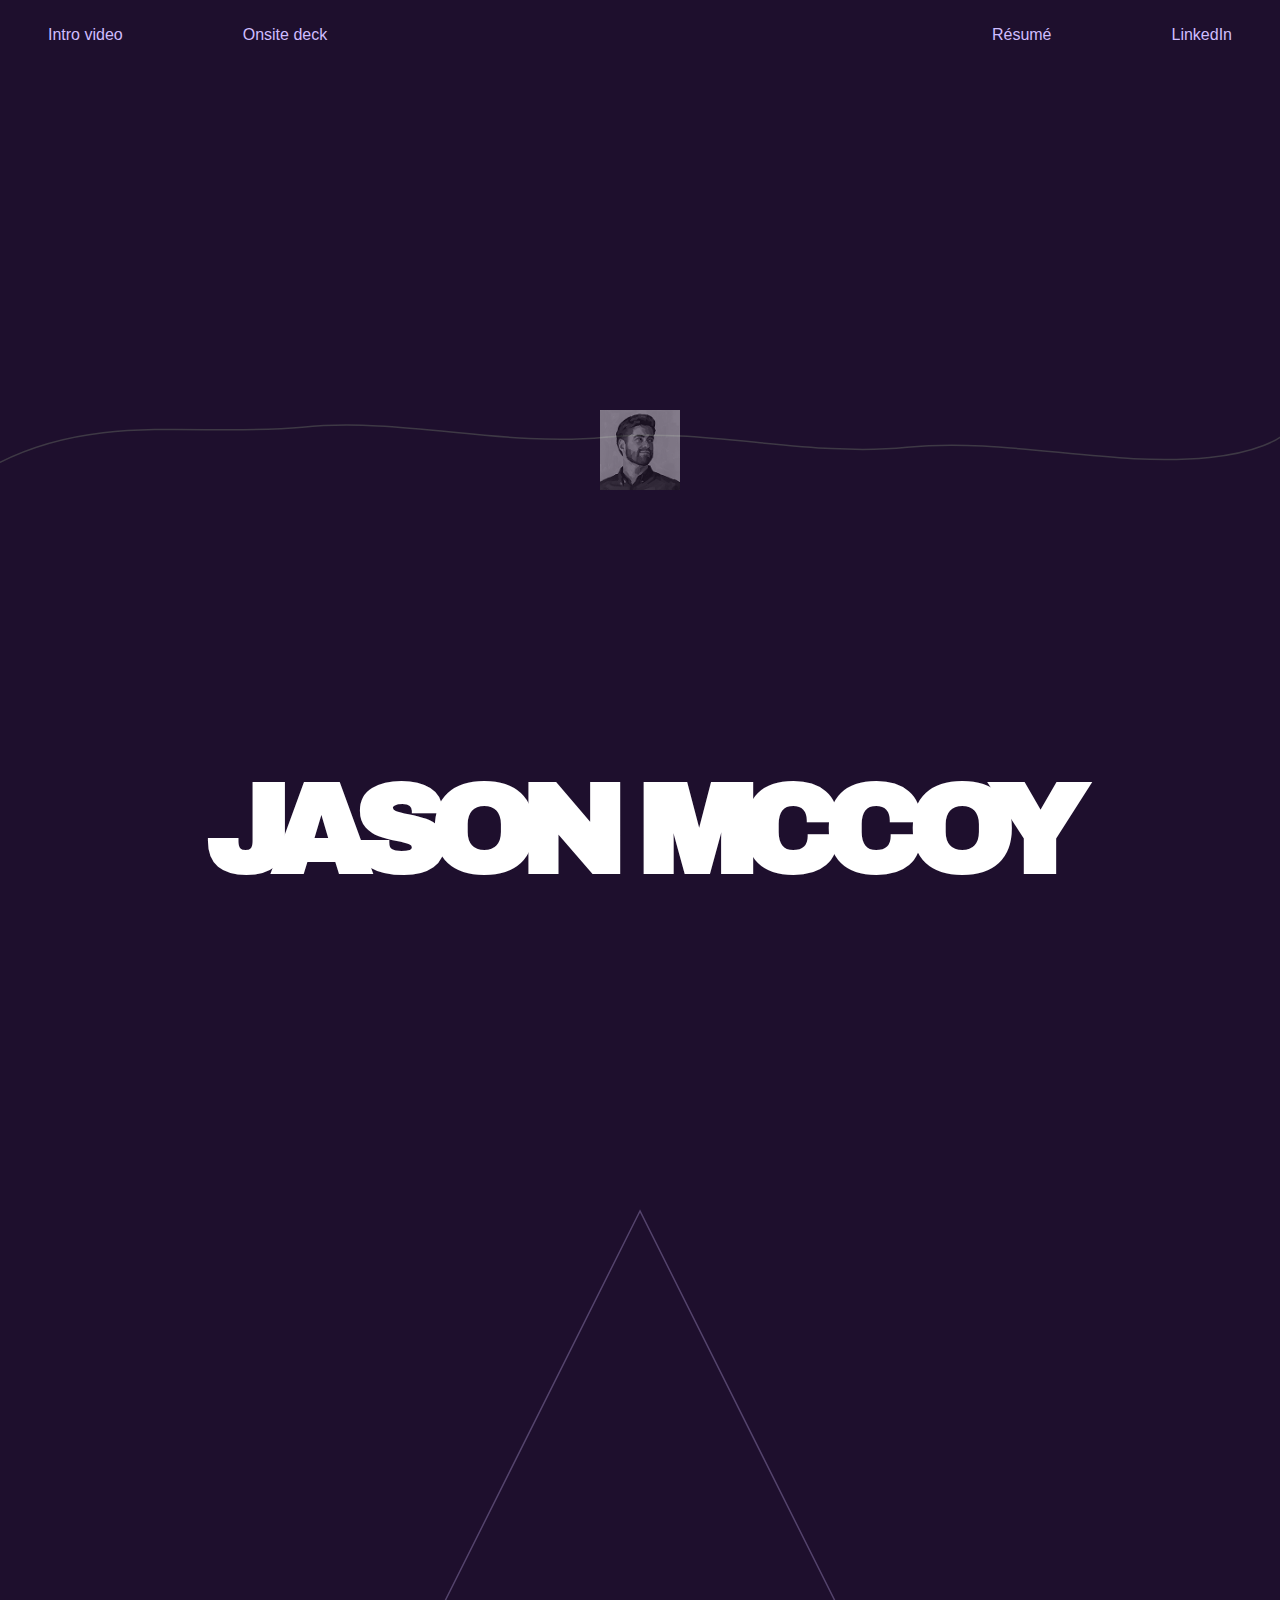
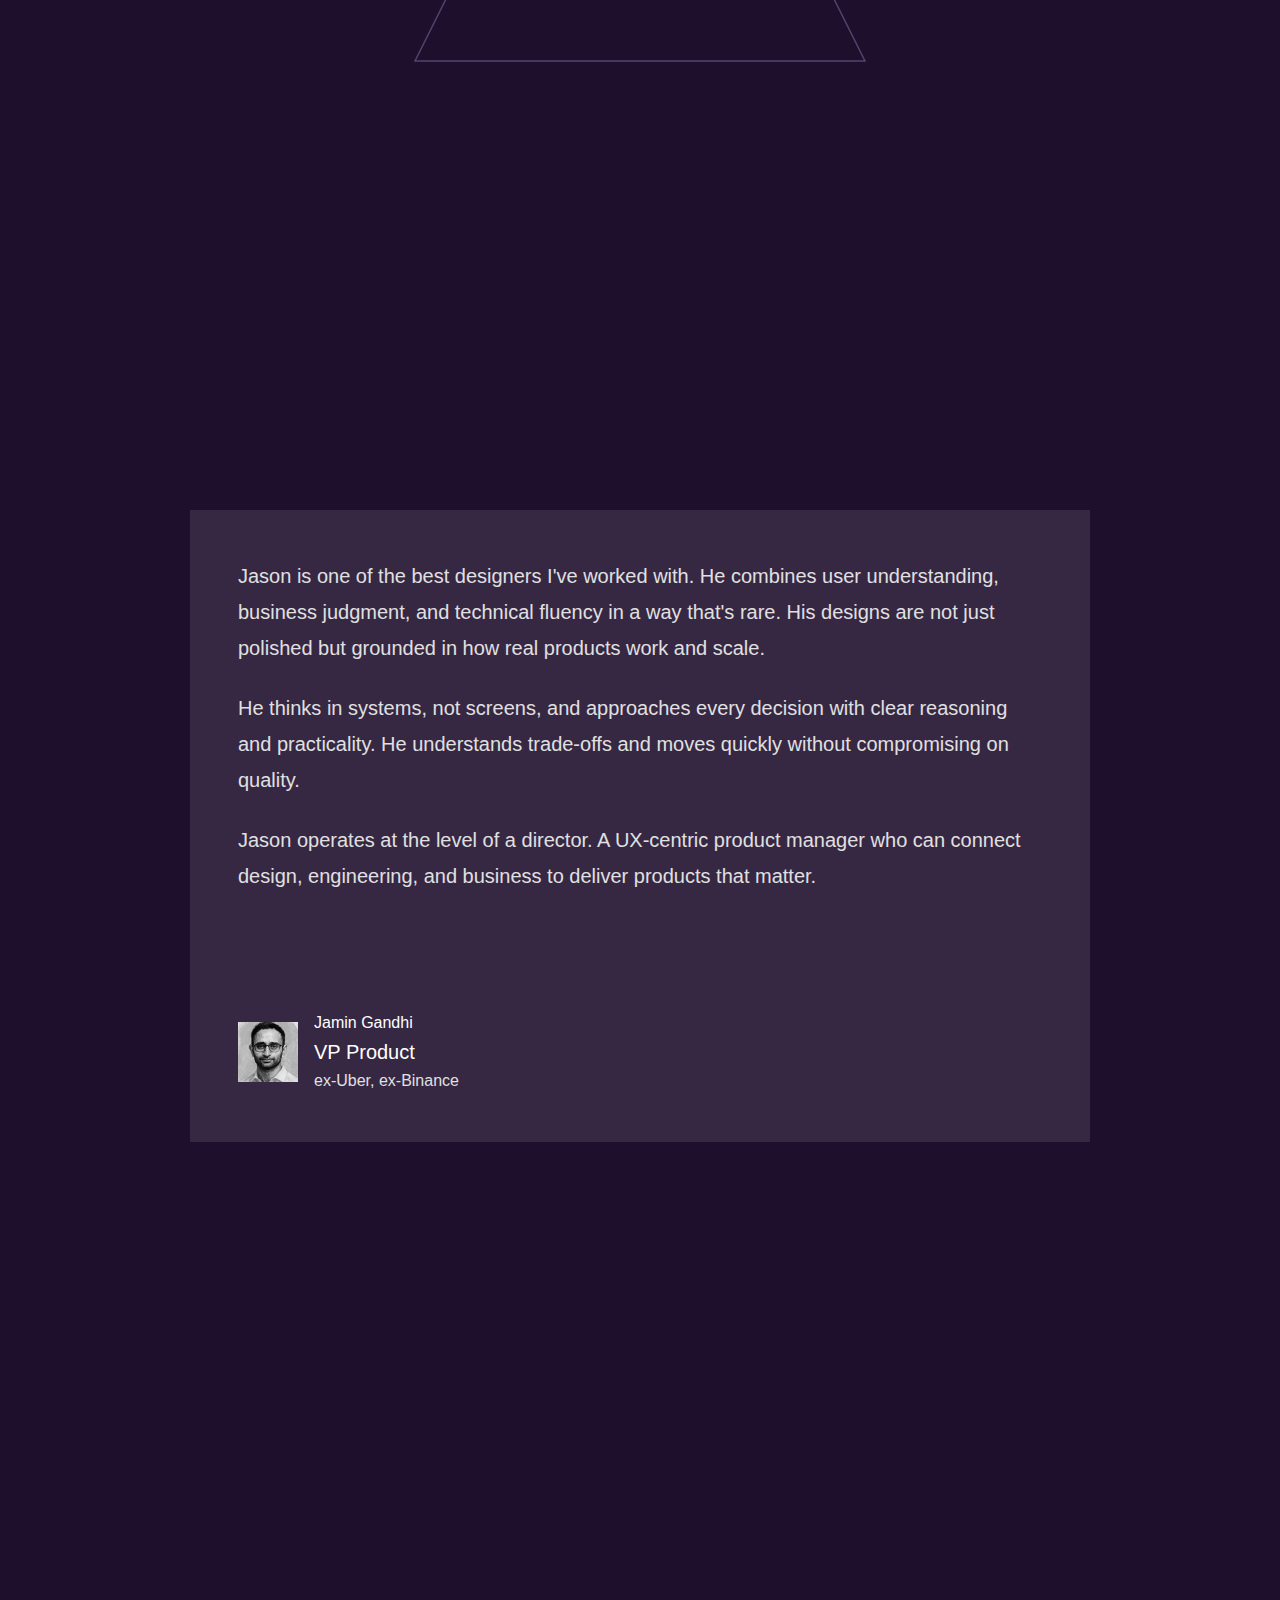
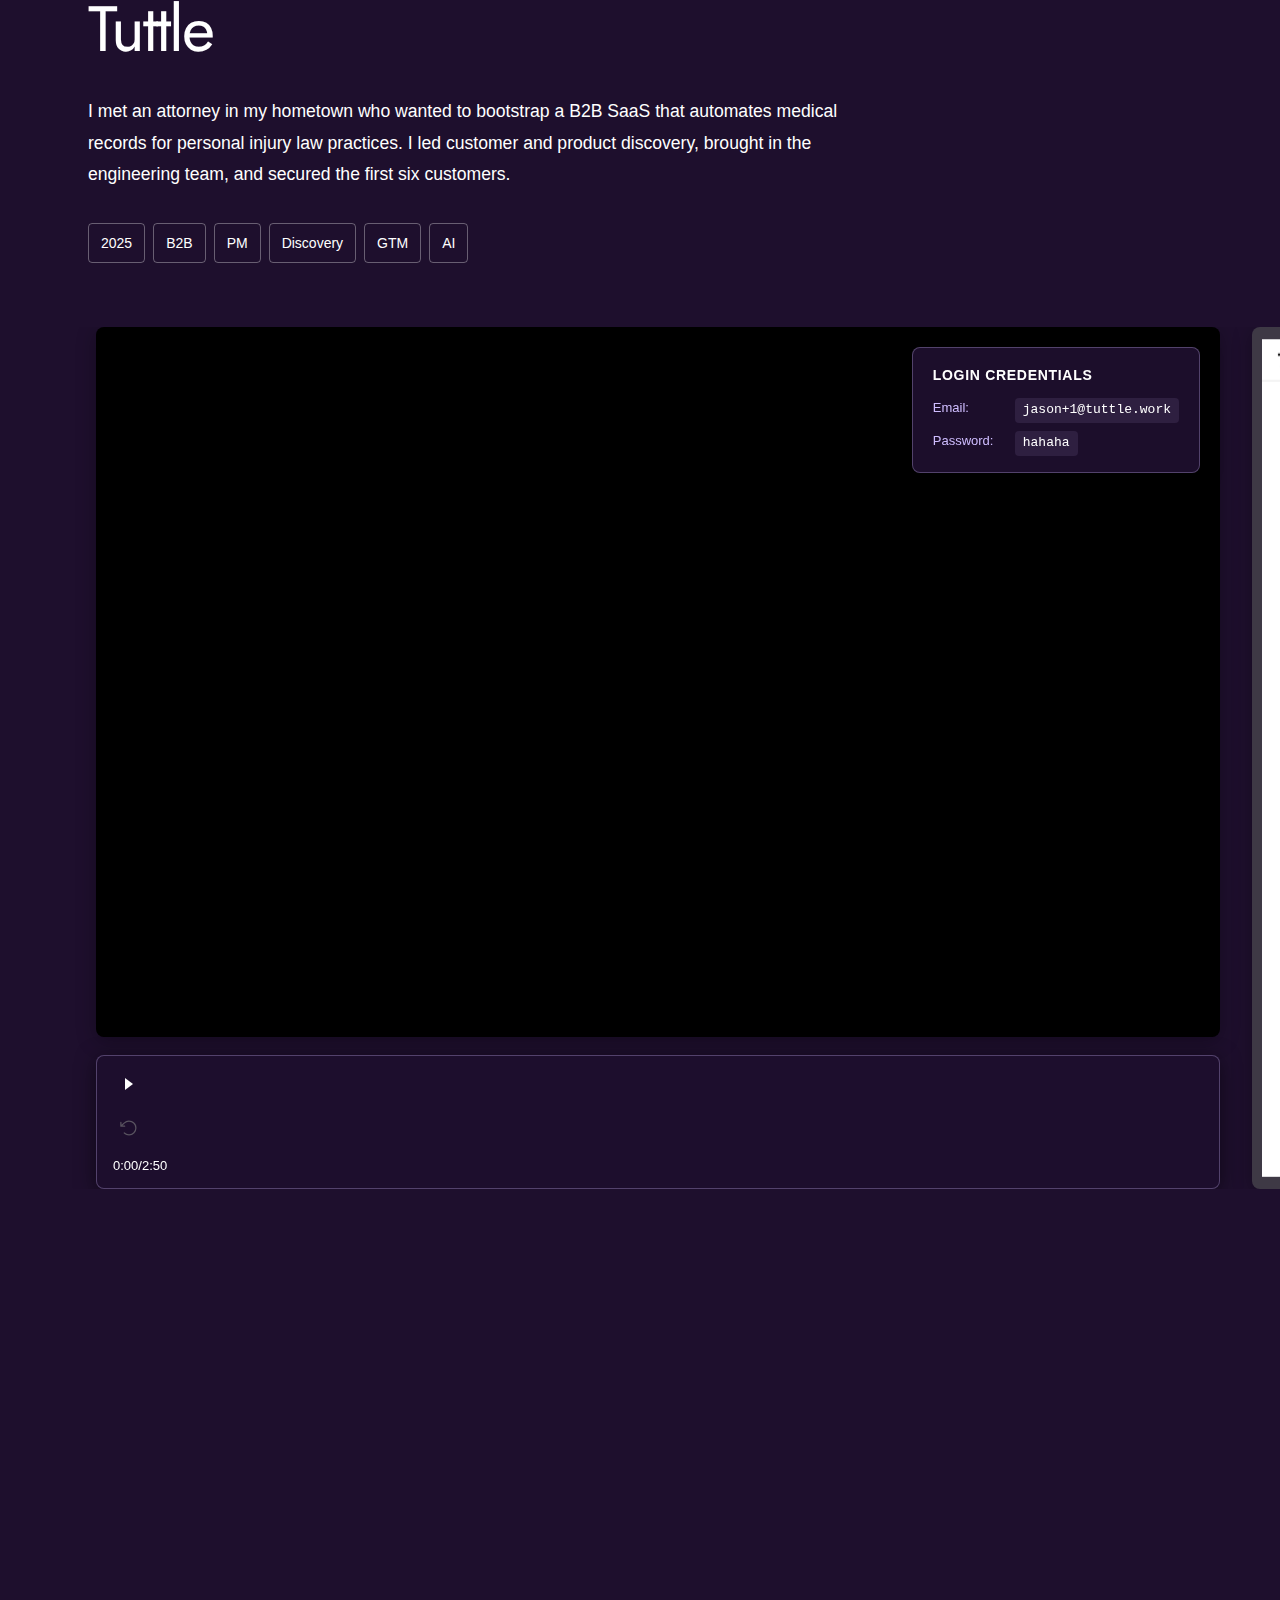
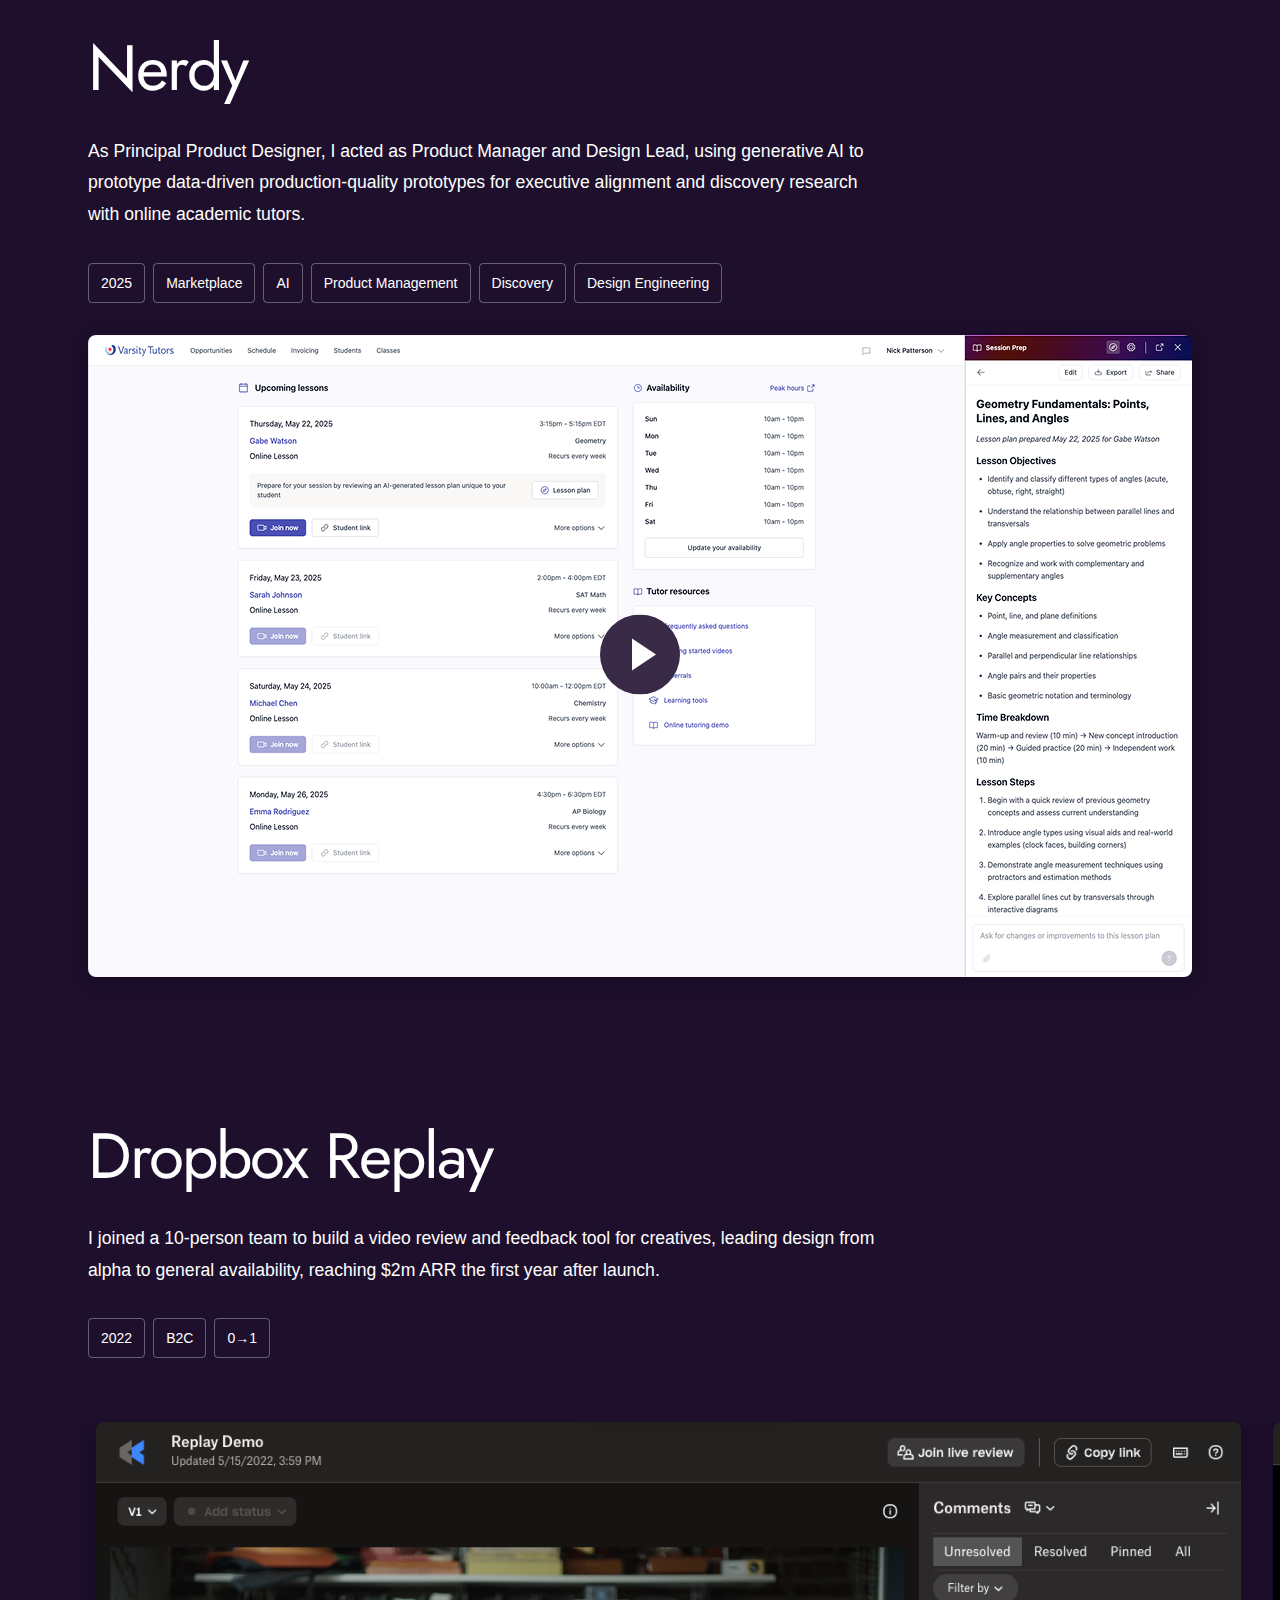
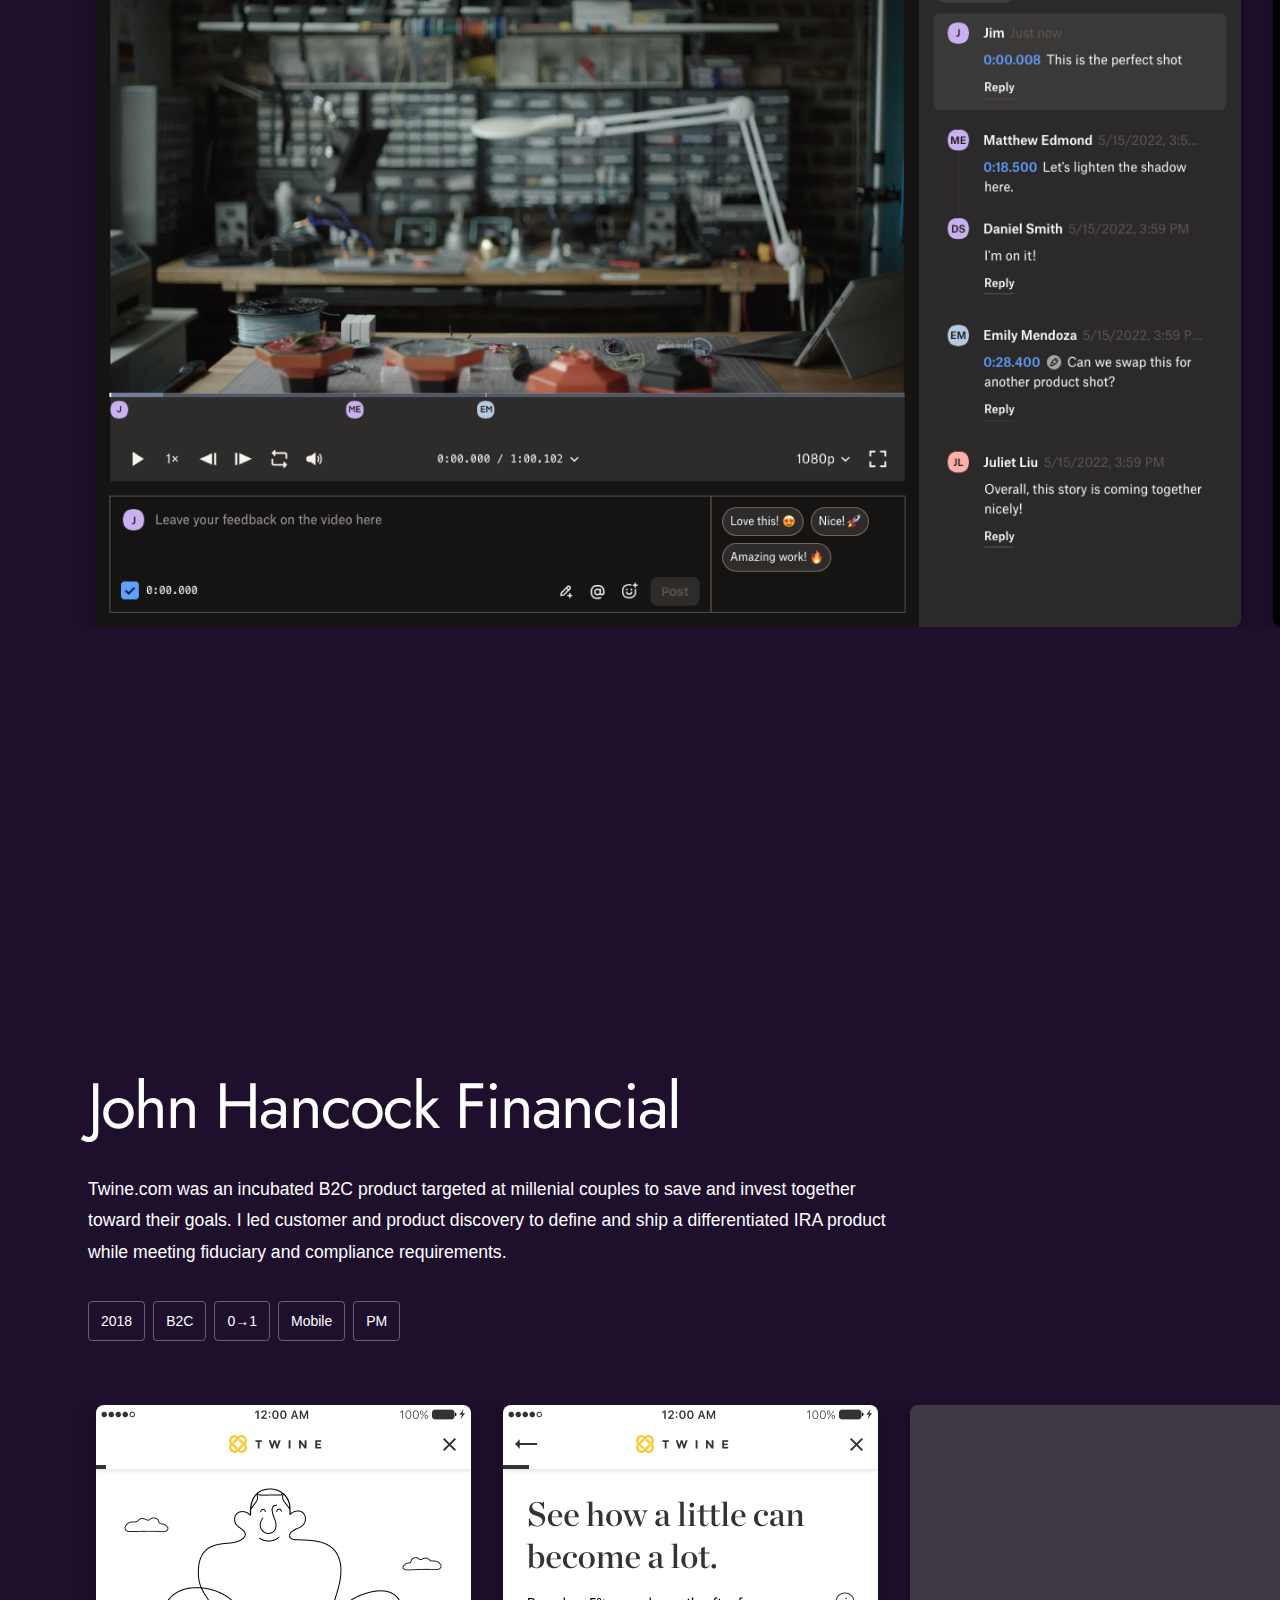
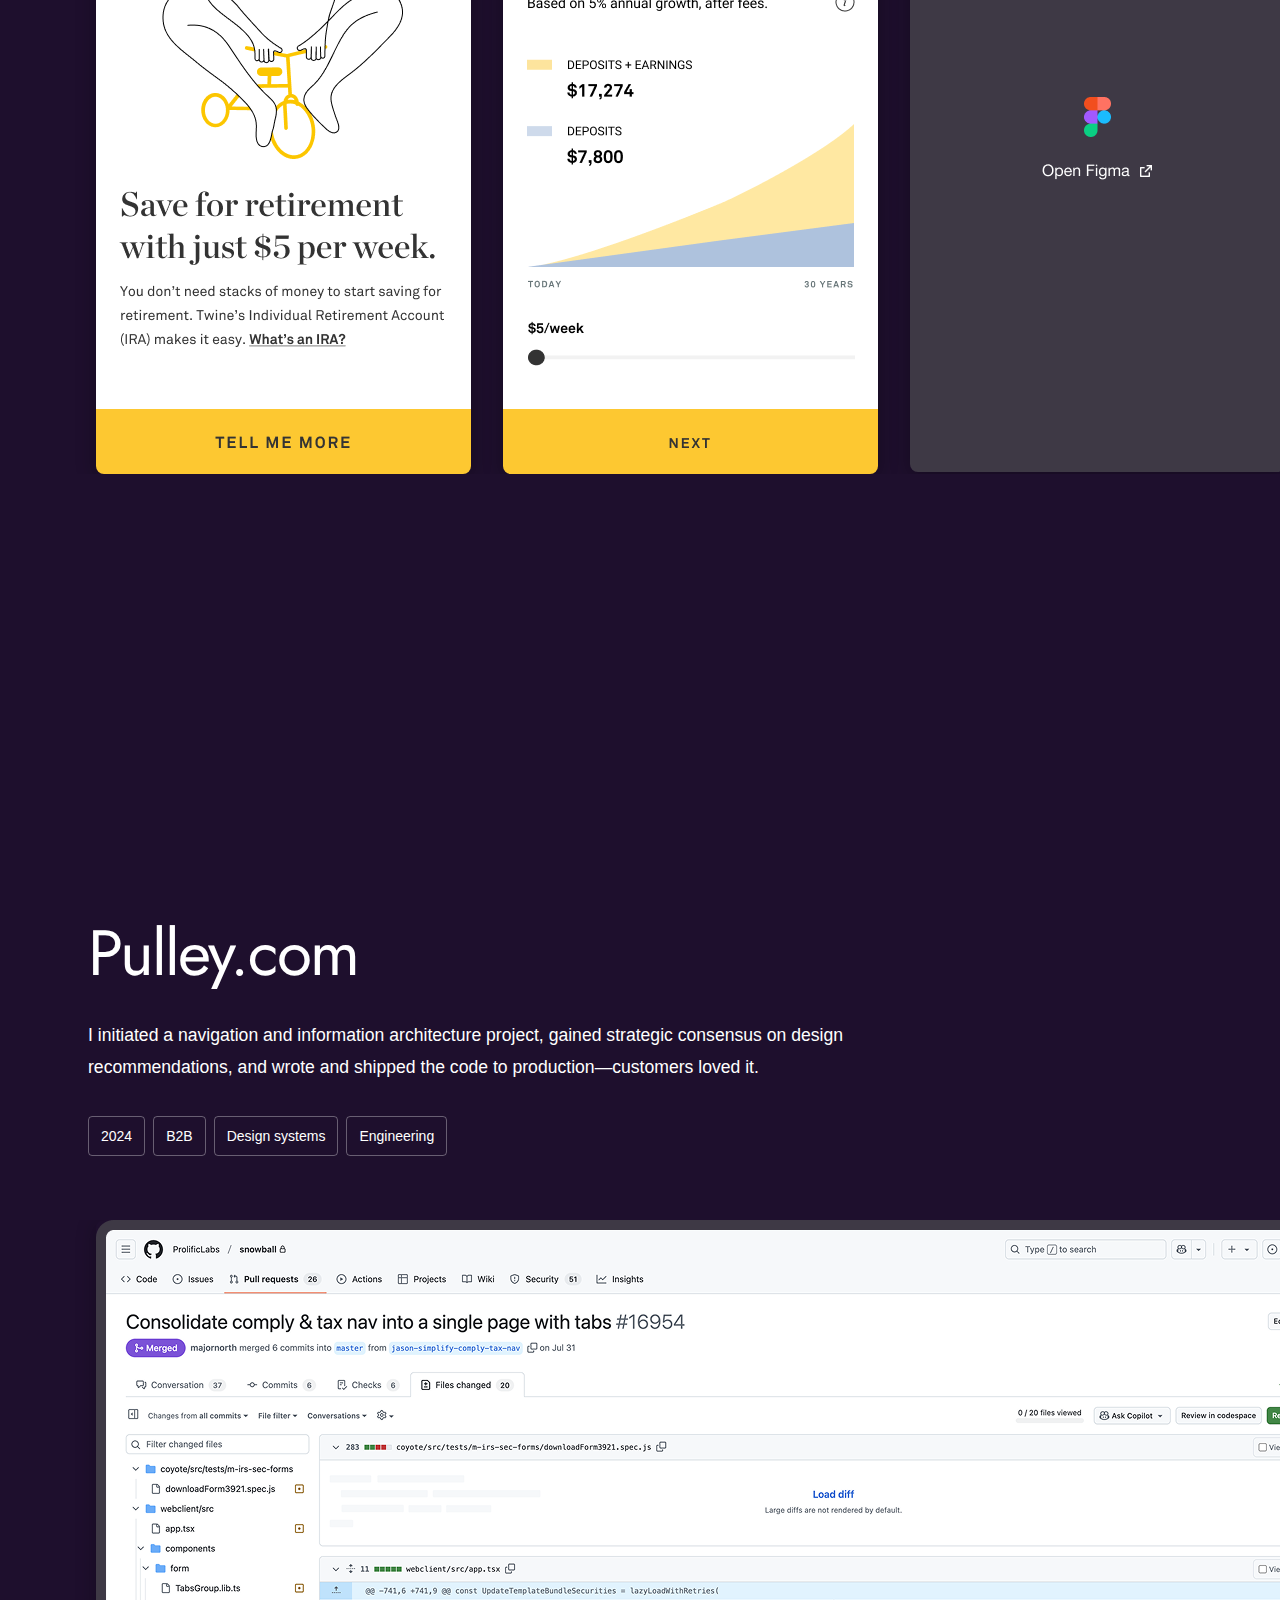
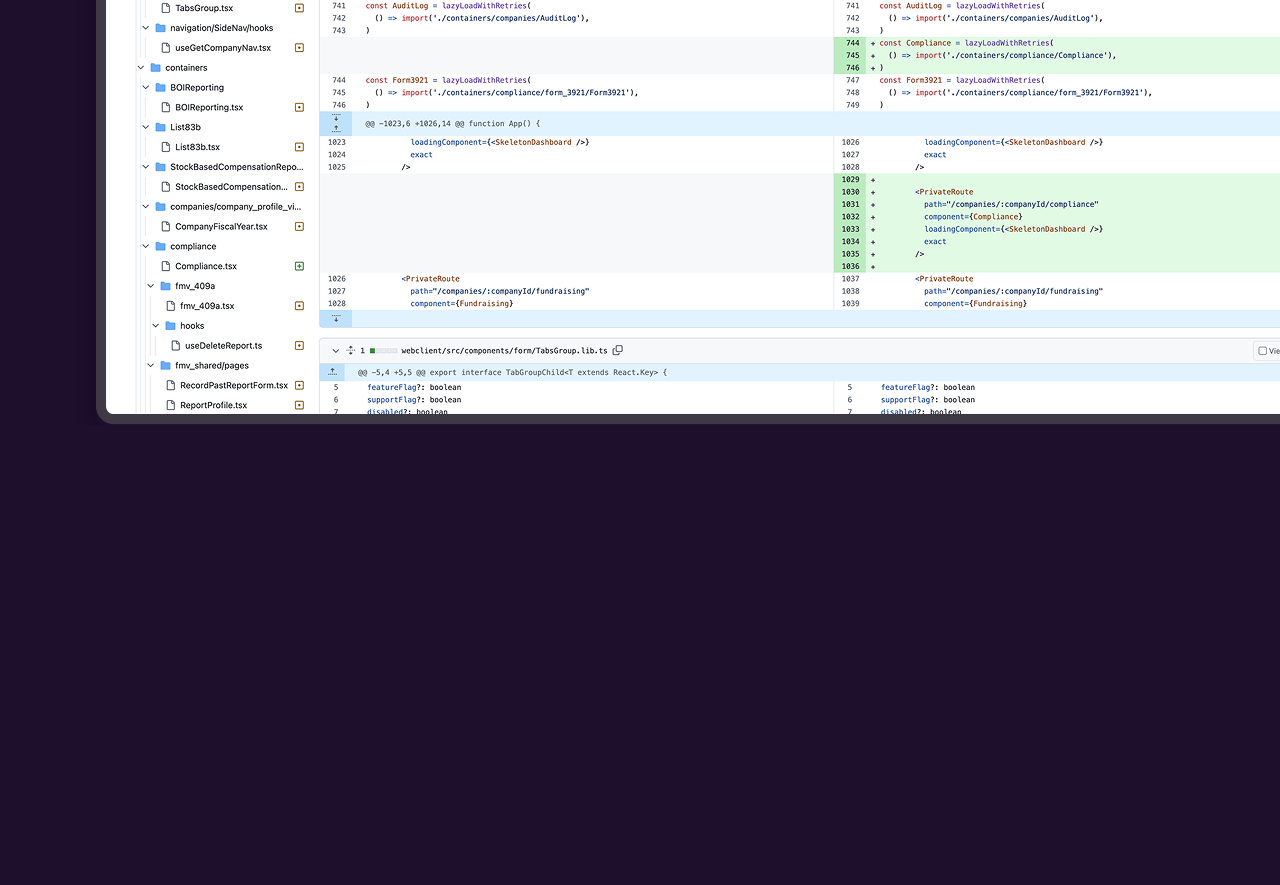
<file: index.html>
<!DOCTYPE html>
<html lang="en">
<head>
    <meta charset="UTF-8">
    <meta name="viewport" content="width=device-width, initial-scale=1.0">
    <title>Jason McCoy - Portfolio - Principal Product Designer</title>
    <meta name="description" content="Jason McCoy is a Principal Product Designer and Product Manager who specializes in building B2B SaaS products with complex workflows, B2C consumer finance applications, and B2B enterprise software. He is a 5x founding designer and 1x founder with an exit. He excels in market analysis and identifying unspotted opportunities to deliver customer value and drive business growth.">
    <meta name="keywords" content="Jason McCoy, Product Designer, Portfolio, Principal Product Designer, Product Design, Product Development, Product Management, Product Strategy, Product Marketing, Product Analytics, Product Research, Product Strategy, Product Roadmap, Product Planning, Product Execution, Product Development, Product Management, Product Strategy, Product Marketing, Product Analytics, Product Research, Product Strategy, Product Roadmap, Product Planning, Product Execution">
    <meta name="author" content="Jason McCoy">
    <meta name="robots" content="noindex, nofollow, noarchive, nosnippet, noimageindex, nocache">
    <meta name="googlebot" content="noindex, nofollow, noarchive, nosnippet, noimageindex">
    <meta name="bingbot" content="noindex, nofollow, noarchive, nosnippet, noimageindex">
    <meta name="slurp" content="noindex, nofollow, noarchive, nosnippet, noimageindex">
    <meta name="duckduckbot" content="noindex, nofollow, noarchive, nosnippet, noimageindex">
    <meta name="Baiduspider" content="noindex, nofollow, noarchive, nosnippet, noimageindex">
    <meta name="YandexBot" content="noindex, nofollow, noarchive, nosnippet, noimageindex">
    <meta name="google" content="notranslate">
    <meta http-equiv="Cache-Control" content="no-cache, no-store, must-revalidate">
    <meta http-equiv="Pragma" content="no-cache">
    <meta http-equiv="Expires" content="0">
    <link rel="icon" type="image/png" href="./images/favicon.png">
    <link rel="preconnect" href="https://fonts.googleapis.com">
    <link rel="preconnect" href="https://fonts.gstatic.com" crossorigin>
    <link href="https://fonts.googleapis.com/css2?family=Archivo+Black&family=Jost:wght@400;500;600;700&display=swap" rel="stylesheet">
    <link rel="stylesheet" href="styles.css">
</head>
<body>
    <nav class="nav">
        <div class="nav-left">
            <a href="https://www.loom.com/share/9db28bc632f442c6bb9a6cd6cd6ac8d6?sid=fba0a2a2-b744-4b97-a9a4-4a985e665ba6" class="nav-link" target="_blank" rel="noopener noreferrer">Intro video</a>
            <a href="https://www.figma.com/proto/K0YaaAOtqvCgeLE9Vulmtn/Jason-McCoy?page-id=49723%3A18804&node-id=51493-80988&viewport=6190%2C6768%2C0.06&t=VEoNbFbGLLtdqIRR-1&scaling=contain&content-scaling=fixed&starting-point-node-id=51493%3A80988&show-proto-sidebar=1" class="nav-link" target="_blank" rel="noopener noreferrer">Onsite deck</a>
        </div>
        <h1 class="name-nav">JASON MCCOY</h1>
        <div class="nav-right">
            <a href="jason-mccoy-resume.pdf" class="nav-link" target="_blank" rel="noopener noreferrer">Résumé</a>
            <a href="https://www.linkedin.com/in/principal-product-designer/" class="nav-link" target="_blank" rel="noopener noreferrer">LinkedIn</a>
        </div>
    </nav>

    <main class="main">
        <section class="hero">
            <h1 class="name">JASON MCCOY</h1>
        </section>

        <section class="triangle-section">
            <div class="triangle-container">
                <div class="triangle-label triangle-label-top">Product</div>
                <svg class="triangle" viewBox="0 0 400 400" preserveAspectRatio="xMidYMid meet">
                    <polygon points="200,50 50,350 350,350" fill="none" stroke="rgba(207, 189, 255, 0.3)" stroke-width="1"/>
                </svg>
                <img src="images/jason-mccoy.png" alt="Jason McCoy" class="profile-picture">
                <div class="triangle-label triangle-label-bottom-left">Design</div>
                <div class="triangle-label triangle-label-bottom-right">Engineering</div>
                <div class="triangle-label triangle-label-center">Principal Product Builder</div>
            </div>
        </section>

        <section class="bio-section">
            <div class="bio-container">
                <div class="testimonial-text">
                    <p class="bio-text">Jason is one of the best designers I've worked with. He combines user understanding, business judgment, and technical fluency in a way that's rare. His designs are not just polished but grounded in how real products work and scale.</p>
                    <p class="bio-text">He thinks in systems, not screens, and approaches every decision with clear reasoning and practicality. He understands trade-offs and moves quickly without compromising on quality.</p>
                    <p class="bio-text">Jason operates at the level of a director. A UX-centric product manager who can connect design, engineering, and business to deliver products that matter.</p>
                </div>
                <div class="testimonial-attribution">
                    <img src="images/jaimin.png" alt="Jamin Gandhi" class="testimonial-photo">
                    <div class="testimonial-author">
                        <div class="testimonial-name">Jamin Gandhi</div>
                        <div class="testimonial-title">VP Product</div>
                        <div class="testimonial-credentials">ex-Uber, ex-Binance</div>
                    </div>
                </div>
            </div>
        </section>

        <section class="project">
            <h2 class="project-title">Tuttle</h2>
            <p class="project-description">
                I met an attorney in my hometown who wanted to bootstrap a B2B SaaS that automates medical records for personal injury law practices. I led customer and product discovery, brought in the engineering team, and secured the first six customers.
            </p>
            <div class="project-tags">
                <span class="tag">2025</span>
                <span class="tag">B2B</span>
                <span class="tag">PM</span>
                <span class="tag">Discovery</span>
                <span class="tag">GTM</span>
                <span class="tag">AI</span>
            </div>
            <div class="screenshot-container horizontal-scroll">
                <div class="screenshot-scroll-wrapper">
                    <div class="iframe-wrapper">
                        <iframe id="tuttle-iframe" src="https://tuttle-discovery-prototype.netlify.app/login" width="1124" height="710" frameborder="0" style="border-radius: 8px; overflow: hidden; box-shadow: 0 4px 20px rgba(0, 0, 0, 0.3); background-color: #000;"></iframe>
                        <audio id="tuttle-audio" preload="metadata">
                            <source src="images/tuttle-audio.m4a" type="audio/mp4">
                        </audio>
                        <div class="audio-player">
                            <button class="audio-play-button" id="audio-play-button" aria-label="Play audio">
                                <svg class="play-icon" width="20" height="20" viewBox="0 0 20 20" fill="none" xmlns="http://www.w3.org/2000/svg">
                                    <path d="M6 4L6 16L14 10L6 4Z" fill="currentColor"/>
                                </svg>
                                <svg class="pause-icon" width="20" height="20" viewBox="0 0 20 20" fill="none" xmlns="http://www.w3.org/2000/svg" style="display: none;">
                                    <rect x="6" y="4" width="3" height="12" fill="currentColor"/>
                                    <rect x="11" y="4" width="3" height="12" fill="currentColor"/>
                                </svg>
                            </button>
                            <button class="audio-reset-button" id="audio-reset-button" aria-label="Reset audio" title="Reset audio to start" disabled>
                                <img src="images/arrow-counter-clockwise.svg" alt="Reset" width="20" height="20">
                            </button>
                            <div class="audio-time" id="audio-time">0:00/0:00</div>
                        </div>
                        <div class="login-tooltip">
                            <div class="tooltip-content">
                                <div class="tooltip-title">Login Credentials</div>
                                <div class="tooltip-credential">
                                    <span class="credential-label">Email:</span>
                                    <span class="credential-value">jason+1@tuttle.work</span>
                                </div>
                                <div class="tooltip-credential">
                                    <span class="credential-label">Password:</span>
                                    <span class="credential-value">hahaha</span>
                                </div>
                            </div>
                        </div>
                    </div>
                    <img src="images/tuttle-dashboard.png" alt="Tuttle Dashboard" class="screenshot">
                    <img src="images/new-request.png" alt="New Request" class="screenshot">
                    <img src="images/request-details.png" alt="Request Details" class="screenshot">
                    <img src="images/provider-details.png" alt="Tuttle Provider Details" class="screenshot">
                    <img src="images/add-provider.png" alt="Add Providers" class="screenshot">
                </div>
            </div>
        </section>

        <section class="project">
            <h2 class="project-title">Nerdy</h2>
            <p class="project-description">
                As Principal Product Designer, I acted as Product Manager and Design Lead, using generative AI to prototype data-driven production-quality prototypes for executive alignment and discovery research with online academic tutors.
            </p>
            <div class="project-tags">
                <span class="tag">2025</span>
                <span class="tag">Marketplace</span>
                <span class="tag">AI</span>
                <span class="tag">Product Management</span>
                <span class="tag">Discovery</span>
                <span class="tag">Design Engineering</span>
            </div>
            <div class="video-container">
                <img id="video-placeholder" src="images/nerdy-session-prep.png" alt="Nerdy Session Prep" class="video-placeholder-image">
                <video id="nerdy-video" class="video-player-element" preload="none" controls style="display: none;">
                    <source src="images/nerdy-tutors.mp4" type="video/mp4">
                    Your browser does not support the video tag.
                </video>
                <button class="video-play-button" id="video-play-button" aria-label="Play video">
                    <svg width="80" height="80" viewBox="0 0 80 80" fill="none" xmlns="http://www.w3.org/2000/svg">
                        <circle cx="40" cy="40" r="40" fill="#392A47"/>
                        <path d="M32 24L32 56L56 40L32 24Z" fill="#FFFFFF"/>
                    </svg>
                </button>
            </div>
        </section>

        <section class="project">
            <h2 class="project-title">Dropbox Replay</h2>
            <p class="project-description">
                I joined a 10-person team to build a video review and feedback tool for creatives, leading design from alpha to general availability, reaching $2m ARR the first year after launch.
            </p>
            <div class="project-tags">
                <span class="tag">2022</span>
                <span class="tag">B2C</span>
                <span class="tag">0→1</span>
            </div>
            <div class="screenshot-container horizontal-scroll">
                <div class="screenshot-scroll-wrapper">
                    <img src="images/replay-demo.png" alt="Dropbox Replay Feedback View" class="screenshot">
                    <img src="images/replay-dashboard.png" alt="Dropbox Replay Dashboard" class="screenshot">
                    <img src="images/adobe.png" alt="Dropbox Replay Adobe Premiere Pro Integration" class="screenshot">
                    <a href="https://www.figma.com/design/d5CbuljSDTZtR68xSVIq0D/Replay-Organization---Sharing?node-id=4642-34267&t=bA8j4MOX5PLF816o-1" target="_blank" rel="noopener noreferrer"><img src="images/figma-link-large.png" alt="Retire" class="screenshot"></a>
                </div>
            </div>
        </section>

        <section class="project">
            <h2 class="project-title">John Hancock Financial</h2>
            <p class="project-description">
                Twine.com was an incubated B2C product targeted at millenial couples to save and invest together toward their goals. I led customer and product discovery to define and ship a differentiated IRA product while meeting fiduciary and compliance requirements.
            </p>
            <div class="project-tags">
                <span class="tag">2018</span>
                <span class="tag">B2C</span>
                <span class="tag">0→1</span>
                <span class="tag">Mobile</span>
                <span class="tag">PM</span>
            </div>
            <div class="screenshot-container horizontal-scroll">
                <div class="screenshot-scroll-wrapper">
                    <img src="images/retirement.png" alt="Retire" class="screenshot">
                    <img src="images/compounding.png" alt="Compounding" class="screenshot">
                    <a href="https://www.figma.com/design/T9LAEuVii4bXgCjU1Mw07PZx/Retirement-%E2%80%94-IRA-01-30-2019?node-id=0-6514&t=rr9kgXbNlNuyVqsW-1" target="_blank" rel="noopener noreferrer"><img src="images/figma-link.png" alt="Retire" class="screenshot"></a>
                    <img src="images/why-ira.png" alt="Why IRA" class="screenshot">
                    <img src="images/eligibility.png" alt="Eligibility" class="screenshot">
                    <img src="images/emergency.png" alt="Emergency" class="screenshot">
                    <img src="images/guidance.png" alt="Guidance" class="screenshot">
                    <img src="images/congrats.png" alt="Congrats" class="screenshot">
                </div>
            </div>
        </section>

        <section class="project">
            <h2 class="project-title">Pulley.com</h2>
            <p class="project-description">
                I initiated a navigation and information architecture project, gained strategic consensus on design recommendations, and wrote and shipped the code to production—customers loved it.
            </p>
            <div class="project-tags">
                <span class="tag">2024</span>
                <span class="tag">B2B</span>
                <span class="tag">Design systems</span>
                <span class="tag">Engineering</span>
            </div>
            <div class="screenshot-container horizontal-scroll">
                <div class="screenshot-scroll-wrapper">
                    <img src="images/pull-request.png" alt="Pulley.com Pull Request" class="screenshot">
                    <img src="images/pulley-nav.png" alt="Pulley.com navigation redesign" class="screenshot">
                    <a href="https://www.figma.com/design/O46ZkO9uERZQFqU3jxx9VB/Nav-redesign-Sept-2024?node-id=1462-10616&t=CpVfu5Y2ON1USvbZ-1" target="_blank" rel="noopener noreferrer"><img src="images/figma-link-large.png" alt="Retire" class="screenshot"></a>
                </div>
            </div>
        </section>

    </main>
    <script>
        const hero = document.querySelector('.hero');
        const name = document.querySelector('.name');
        const nameNav = document.querySelector('.name-nav');
        const nav = document.querySelector('.nav');
        const profilePicture = document.querySelector('.profile-picture');
        const triangleSection = document.querySelector('.triangle-section');
        const triangleContainer = document.querySelector('.triangle-container');
        const triangleLabelProduct = document.querySelector('.triangle-label-top');
        const triangleLabelDesign = document.querySelector('.triangle-label-bottom-left');
        const triangleLabelEngineering = document.querySelector('.triangle-label-bottom-right');
        const triangleLabelBuilder = document.querySelector('.triangle-label-center');
        
        function handleScroll() {
            const heroRect = hero.getBoundingClientRect();
            const navRect = nav.getBoundingClientRect();
            const triangleRect = triangleSection.getBoundingClientRect();
            const triangleContainerRect = triangleContainer.getBoundingClientRect();
            const viewportHeight = window.innerHeight;
            
            // Calculate the name's current position (140px from bottom of hero)
            const nameYPosition = heroRect.bottom - 140;
            
            // Nav center position (where name should end up)
            const navCenterY = navRect.top + (navRect.height / 2);
            const navCenterX = navRect.left + (navRect.width / 2);
            
            // Calculate distance from name to nav center
            const distanceToNav = nameYPosition - navCenterY;
            
            // Font size animation: starts when hero bottom reaches viewport bottom
            // Completes when name is still 200px away from nav (before snapping)
            const fontSizeAnimationStart = viewportHeight; // Hero bottom at viewport bottom
            const fontSizeAnimationEnd = navCenterY + 200; // 200px before nav
            
            let fontSizeProgress = 0;
            if (heroRect.bottom <= viewportHeight && nameYPosition > fontSizeAnimationEnd) {
                // During font size animation
                fontSizeProgress = 1 - ((nameYPosition - fontSizeAnimationEnd) / (fontSizeAnimationStart - fontSizeAnimationEnd));
            } else if (nameYPosition <= fontSizeAnimationEnd) {
                // Font size animation complete
                fontSizeProgress = 1;
            }
            fontSizeProgress = Math.max(0, Math.min(1, fontSizeProgress));
            
            // Position animation: starts when name is close to nav (100px away)
            // Snaps into place when it reaches nav
            const positionAnimationStartDistance = 100;
            const positionAnimationEndDistance = 0;
            
            let positionProgress = 0;
            let nameInNav = false;
            
            if (distanceToNav <= positionAnimationStartDistance && distanceToNav > positionAnimationEndDistance) {
                // During position animation
                positionProgress = 1 - ((distanceToNav - positionAnimationEndDistance) / (positionAnimationStartDistance - positionAnimationEndDistance));
            } else if (distanceToNav <= positionAnimationEndDistance) {
                // Position animation complete - name has reached nav
                positionProgress = 1;
                nameInNav = true;
            }
            
            // Interpolate font size between 128px and 24px (based on fontSizeProgress only)
            const fontSize = 128 - (fontSizeProgress * (128 - 24));
            
            if (nameInNav) {
                // Name is in nav - hide original, show nav version, snap into place
                name.style.opacity = '0';
                name.style.pointerEvents = 'none';
                nameNav.classList.add('visible');
                // Font size is already at 24px from fontSizeProgress
            } else if (positionProgress > 0) {
                // Snapping into nav - position animates, font size stays at 24px
                name.style.opacity = '1';
                name.style.pointerEvents = 'auto';
                nameNav.classList.remove('visible');
                
                // Calculate current position (interpolate between current position and nav center)
                const startY = nameYPosition;
                const endY = navCenterY;
                const currentY = startY - (positionProgress * (startY - endY));
                
                const startX = window.innerWidth / 2; // Original center position
                const endX = navCenterX;
                const currentX = startX + (positionProgress * (endX - startX));
                
                name.style.position = 'fixed';
                name.style.top = currentY + 'px';
                name.style.left = currentX + 'px';
                name.style.transform = 'translate(-50%, -50%)';
                name.style.fontSize = '24px'; // Already at final size
                name.style.zIndex = '1001';
            } else {
                // Always use fixed positioning to prevent flicker
                // Calculate position based on hero's current position
                name.style.opacity = '1';
                name.style.pointerEvents = 'auto';
                nameNav.classList.remove('visible');
                
                // Keep name in fixed position matching its natural position
                name.style.position = 'fixed';
                name.style.top = nameYPosition + 'px';
                name.style.left = (window.innerWidth / 2) + 'px';
                name.style.transform = 'translate(-50%, -50%)';
                name.style.fontSize = fontSize + 'px'; // Animate font size from the start
                name.style.zIndex = '1001';
            }
            
            // Profile picture animation - always in triangle container
            // Calculate triangle positions in viewport coordinates
            const triangleTop = triangleRect.top;
            const triangleCenterY = triangleContainerRect.top + (triangleContainerRect.height / 2);
            
            // Profile picture should be centered in viewport on page load
            const stickyViewportY = viewportHeight * 0.5; // Center of viewport for initial positioning
            
            // Snap threshold - triangle section snaps when it reaches this lower position
            // This positions the triangle section closer to bottom when snapping occurs
            const snapThresholdY = viewportHeight * 0.65; // Lower in viewport (closer to bottom)
            const triangleHasReachedStickyPosition = triangleCenterY <= snapThresholdY;
            
            // Check if profile photo has entered the top of the triangle
            // The photo enters when triangle top reaches or passes the sticky position
            const photoHasEnteredTriangle = triangleTop <= stickyViewportY;
            
            if (!triangleHasReachedStickyPosition) {
                // Keep profile picture fixed at center of viewport
                profilePicture.style.position = 'fixed';
                profilePicture.style.top = stickyViewportY + 'px';
                profilePicture.style.left = '50%';
                profilePicture.style.transform = 'translate(-50%, -50%)';
                profilePicture.style.zIndex = '50';
                
                // Show labels when photo enters triangle top
                if (photoHasEnteredTriangle) {
                    triangleLabelProduct.style.opacity = 1;
                    triangleLabelDesign.style.opacity = 1;
                    triangleLabelEngineering.style.opacity = 1;
                    // Don't show "Principal Product Builder" yet - only when photo is fully inside triangle
                    triangleLabelBuilder.style.opacity = 0;
                } else {
                    triangleLabelProduct.style.opacity = 0;
                    triangleLabelDesign.style.opacity = 0;
                    triangleLabelEngineering.style.opacity = 0;
                    triangleLabelBuilder.style.opacity = 0;
                }
            } else {
                // Triangle center has reached the sticky position - stop being sticky and position in triangle
                profilePicture.style.position = 'absolute';
                profilePicture.style.top = '60%';
                profilePicture.style.left = '50%';
                profilePicture.style.transform = 'translate(-50%, -50%)';
                profilePicture.style.zIndex = '10';
                // Keep labels visible (photo is now in triangle)
                triangleLabelProduct.style.opacity = 1;
                triangleLabelDesign.style.opacity = 1;
                triangleLabelEngineering.style.opacity = 1;
                // Show "Principal Product Builder" label (photo is inside triangle)
                triangleLabelBuilder.style.opacity = 1;
            }
            
        }
        
        window.addEventListener('scroll', handleScroll, { passive: true });
        handleScroll(); // Initial check
        
        // Video play button functionality
        const video = document.getElementById('nerdy-video');
        const playButton = document.getElementById('video-play-button');
        const placeholder = document.getElementById('video-placeholder');
        
        if (video && playButton && placeholder) {
            playButton.addEventListener('click', () => {
                // Hide placeholder and show video
                placeholder.style.display = 'none';
                video.style.display = 'block';
                video.play();
                playButton.classList.add('hidden');
            });
            
            video.addEventListener('play', () => {
                playButton.classList.add('hidden');
            });
            
            video.addEventListener('pause', () => {
                playButton.classList.remove('hidden');
            });
            
            video.addEventListener('ended', () => {
                playButton.classList.remove('hidden');
            });
        }
        
        // Audio player functionality
        const tuttleAudio = document.getElementById('tuttle-audio');
        const audioPlayButton = document.getElementById('audio-play-button');
        const audioResetButton = document.getElementById('audio-reset-button');
        const audioTimeDisplay = document.getElementById('audio-time');
        
        if (tuttleAudio && audioPlayButton && audioResetButton && audioTimeDisplay) {
            // Format time as MM:SS
            function formatTime(seconds) {
                if (isNaN(seconds) || !isFinite(seconds)) return '0:00';
                const mins = Math.floor(seconds / 60);
                const secs = Math.floor(seconds % 60);
                return `${mins}:${secs.toString().padStart(2, '0')}`;
            }
            
            // Update time display
            function updateTimeDisplay() {
                const current = tuttleAudio.currentTime || 0;
                const duration = tuttleAudio.duration || 0;
                audioTimeDisplay.textContent = `${formatTime(current)}/${formatTime(duration)}`;
            }
            
            // Update reset button state based on playback progress
            function updateResetButton() {
                if (tuttleAudio.currentTime > 0) {
                    audioResetButton.disabled = false;
                } else {
                    audioResetButton.disabled = true;
                }
            }
            
            // Initialize time display when metadata loads
            tuttleAudio.addEventListener('loadedmetadata', () => {
                updateTimeDisplay();
                updateResetButton();
            });
            
            // Update time display during playback
            tuttleAudio.addEventListener('timeupdate', () => {
                updateTimeDisplay();
                updateResetButton();
            });
            
            // Handle play/pause button click
            audioPlayButton.addEventListener('click', () => {
                if (tuttleAudio.paused) {
                    tuttleAudio.play();
                    audioPlayButton.classList.add('playing');
                } else {
                    tuttleAudio.pause();
                    audioPlayButton.classList.remove('playing');
                }
            });
            
            // Handle reset button click
            audioResetButton.addEventListener('click', () => {
                if (!audioResetButton.disabled) {
                    tuttleAudio.currentTime = 0;
                    tuttleAudio.pause();
                    audioPlayButton.classList.remove('playing');
                    updateTimeDisplay();
                    updateResetButton();
                }
            });
            
            // Update button state when audio ends
            tuttleAudio.addEventListener('ended', () => {
                audioPlayButton.classList.remove('playing');
                updateTimeDisplay();
                updateResetButton();
            });
            
            // Update button state on pause
            tuttleAudio.addEventListener('pause', () => {
                audioPlayButton.classList.remove('playing');
            });
            
            // Update button state on play
            tuttleAudio.addEventListener('play', () => {
                audioPlayButton.classList.add('playing');
            });
        }
        
    </script>
</body>
</html>
</file>
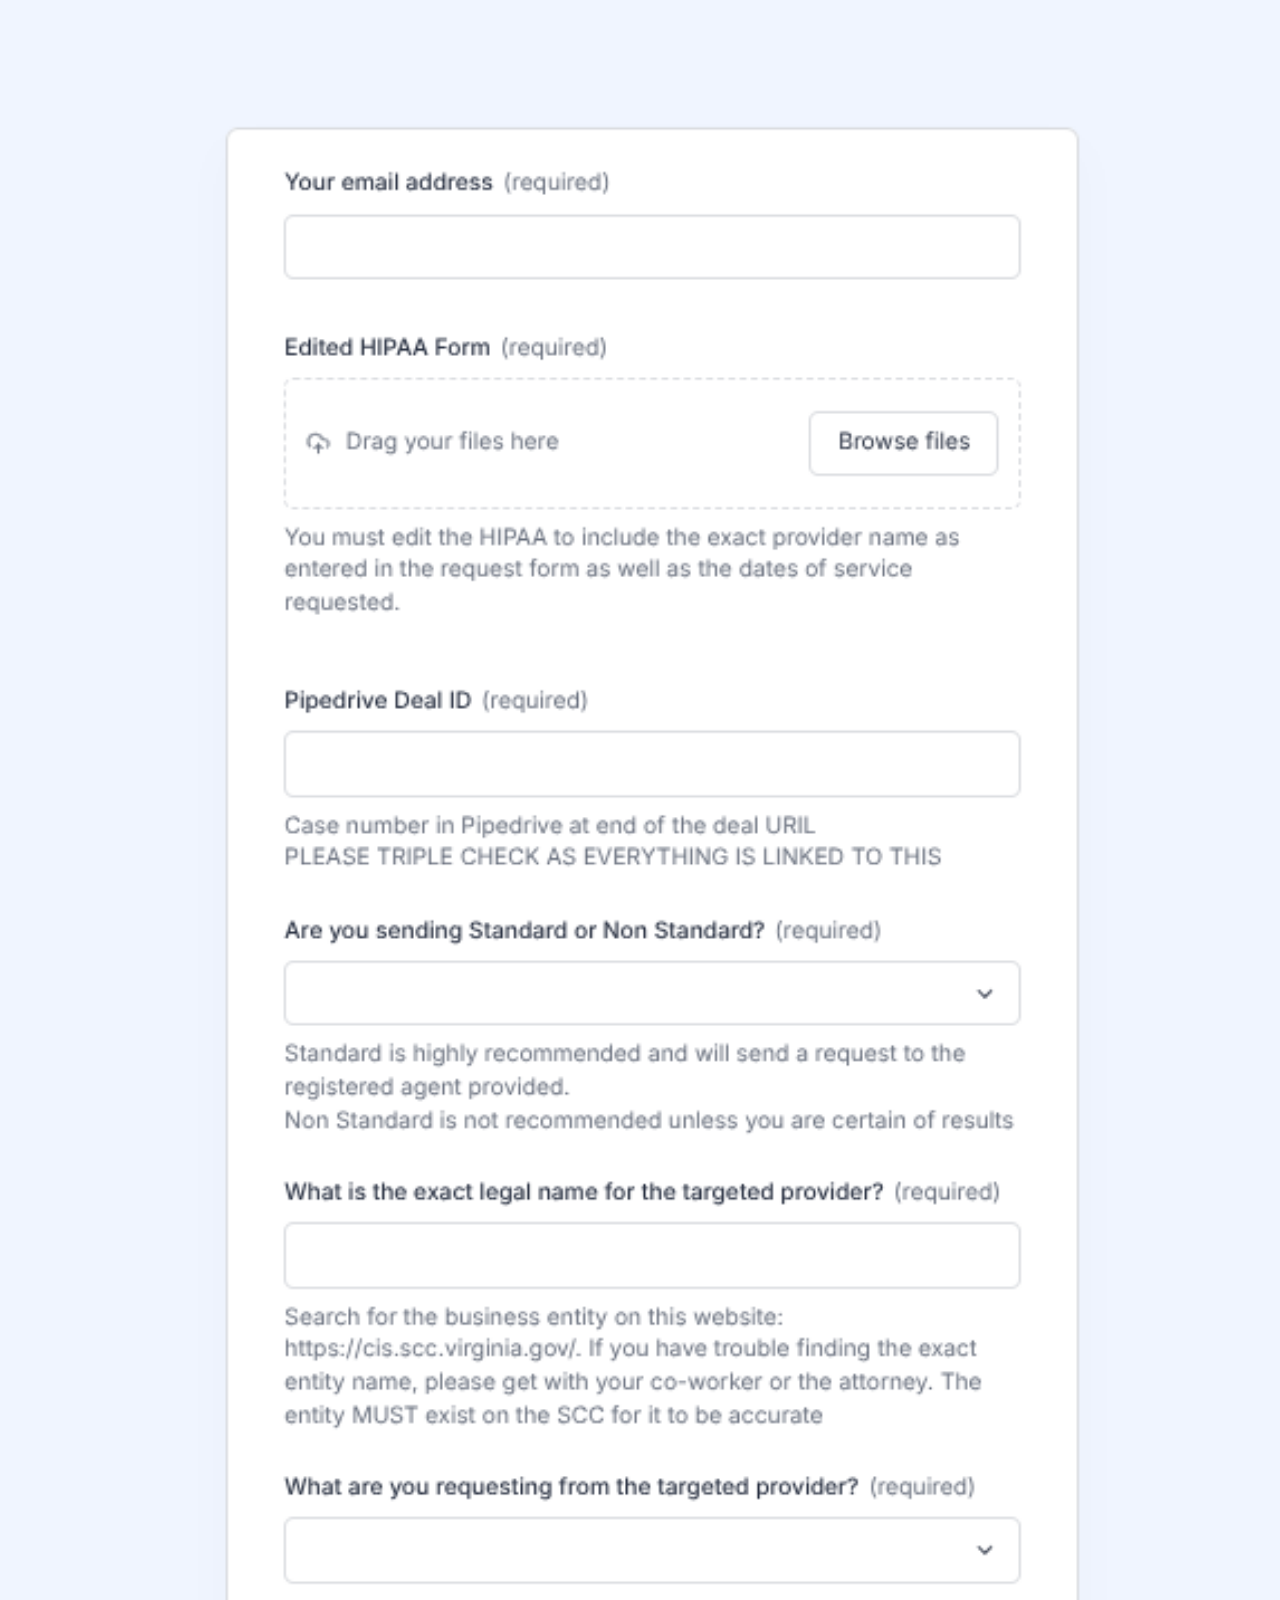
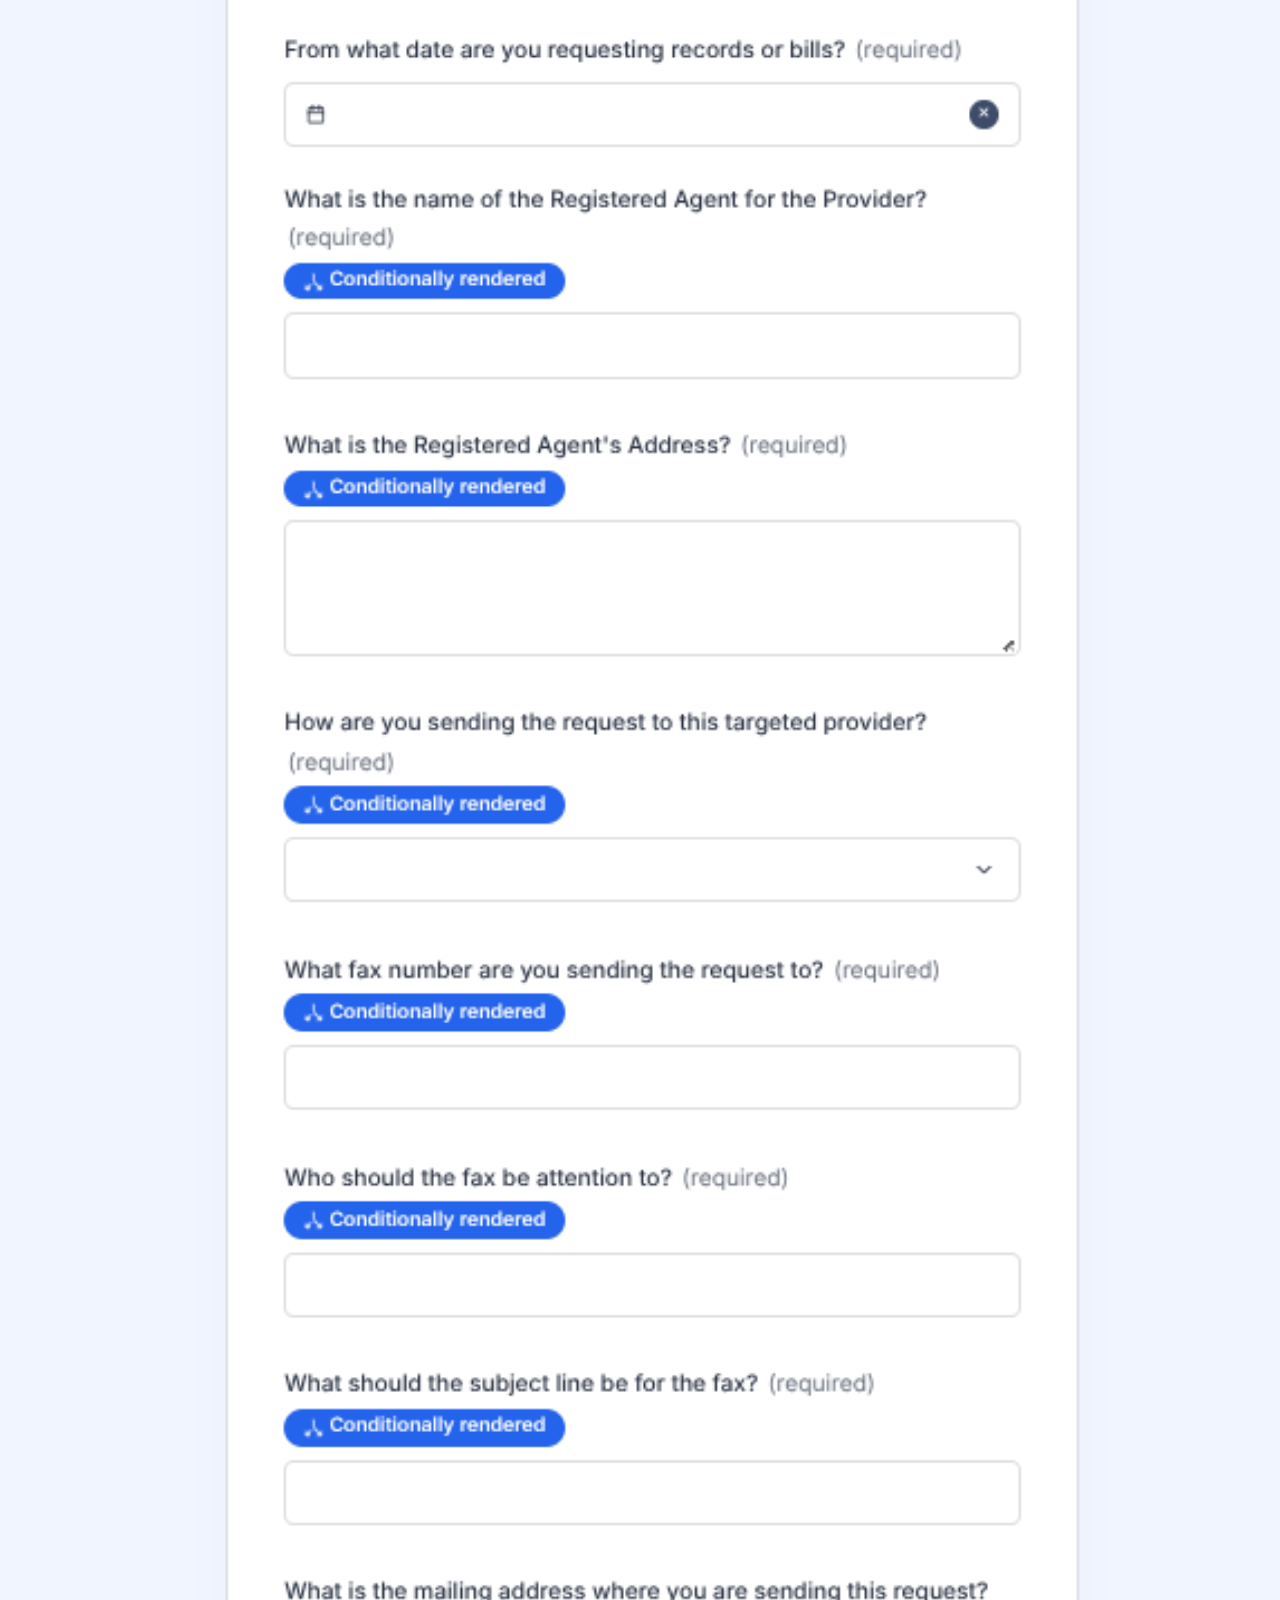
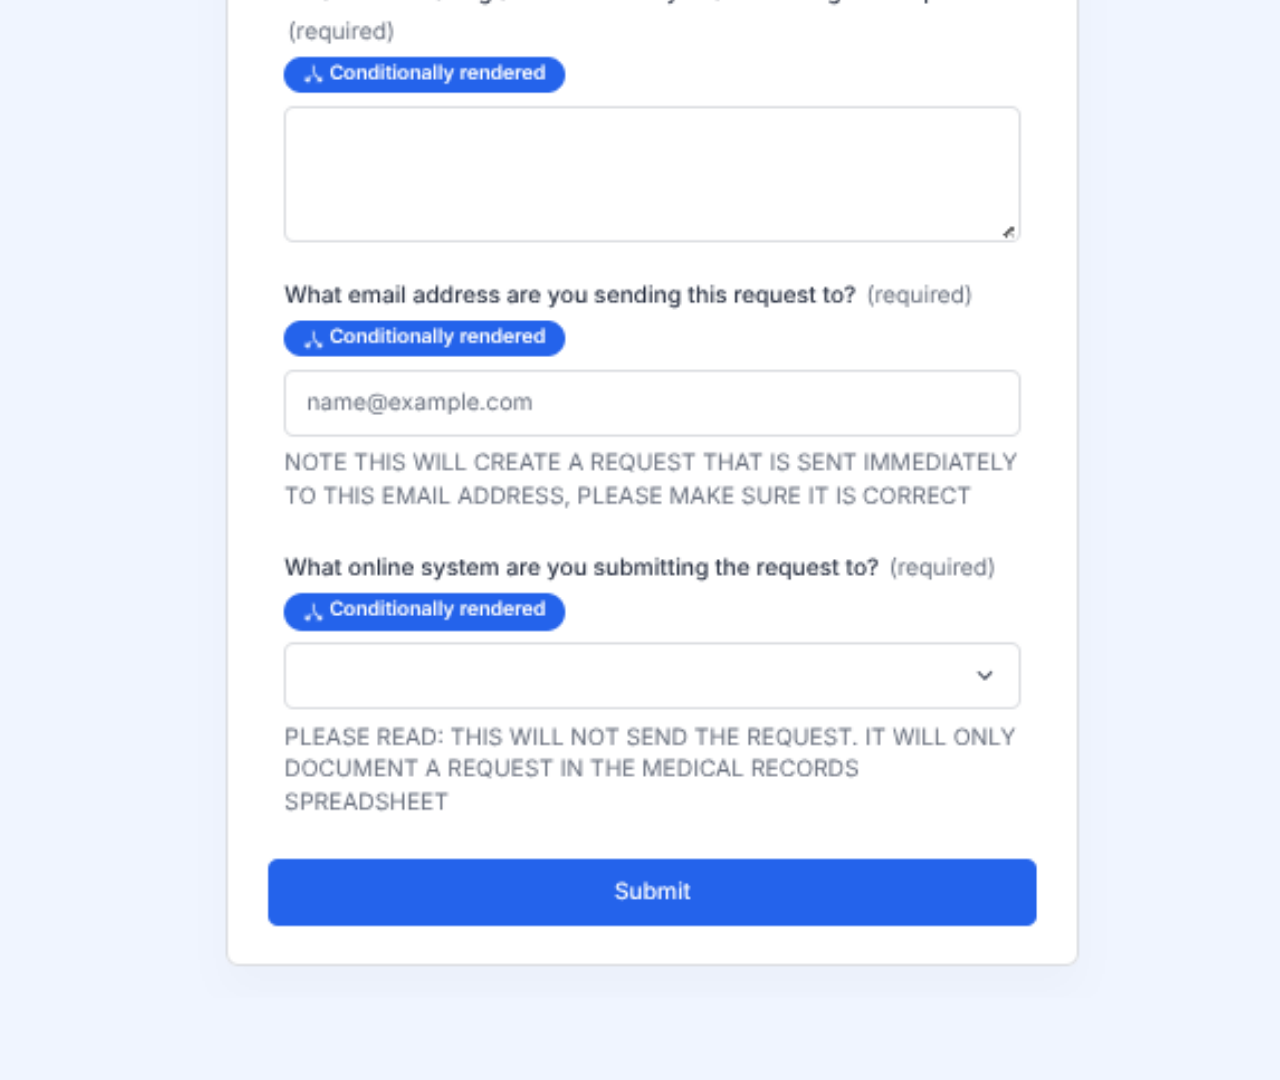
<file: images/deck/casey-request-form.html>
<!DOCTYPE html>
<html lang="en">
<head>
    <meta charset="UTF-8">
    <meta name="viewport" content="width=device-width, initial-scale=1.0">
    <title>Casey Request Form</title>
    <style>
        * {
            margin: 0;
            padding: 0;
            box-sizing: border-box;
        }
        body {
            overflow-y: auto;
            overflow-x: hidden;
            background-color: #ffffff;
        }
        img {
            display: block;
            width: 100%;
            height: auto;
        }
    </style>
</head>
<body>
    <img src="casey-request-form.png" alt="Casey Request Form">
</body>
</html>
</file>
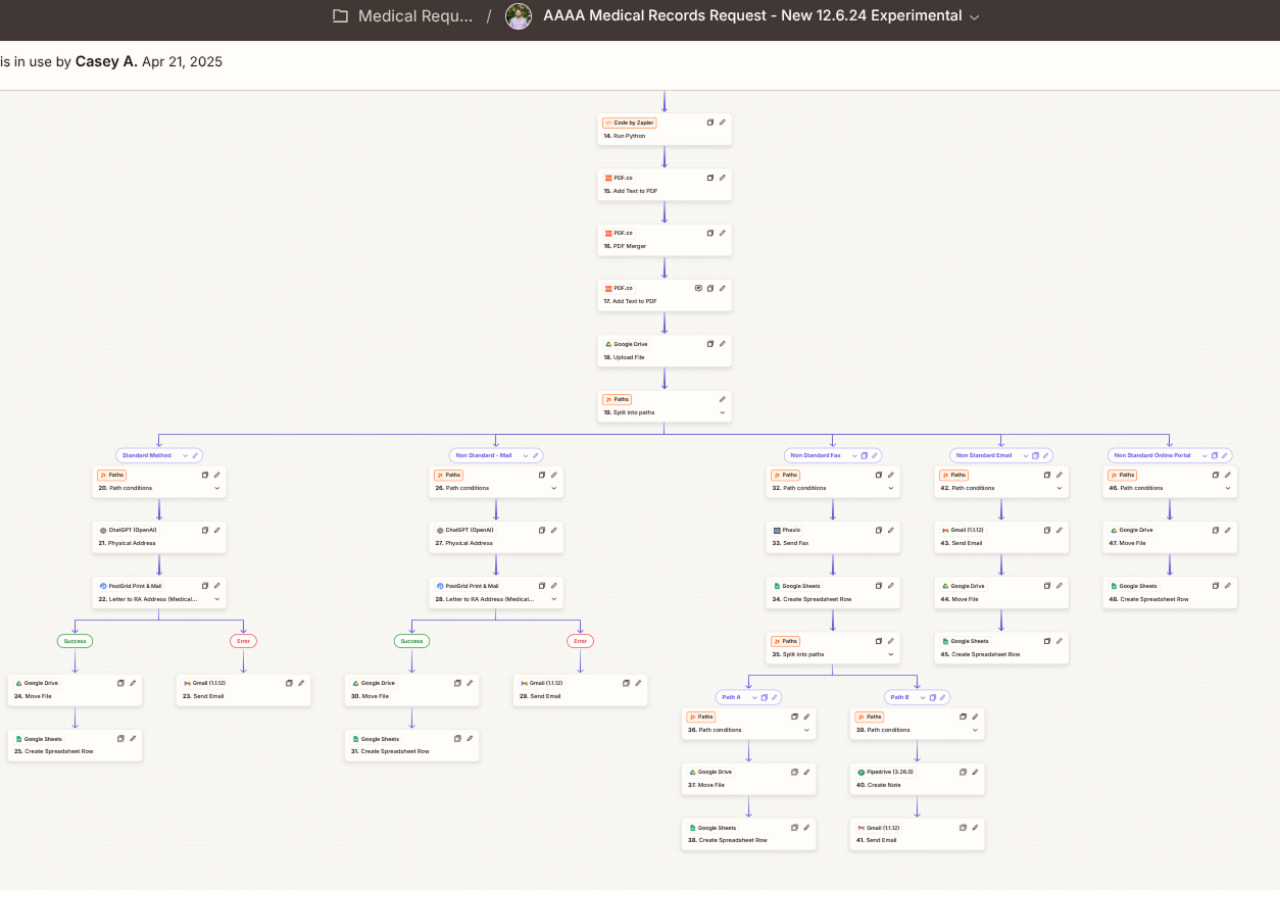
<file: images/deck/casey-zapier-logic.html>
<!DOCTYPE html>
<html lang="en">
<head>
    <meta charset="UTF-8">
    <meta name="viewport" content="width=device-width, initial-scale=1.0">
    <title>Casey Zapier Logic</title>
    <style>
        * {
            margin: 0;
            padding: 0;
            box-sizing: border-box;
        }
        body {
            overflow-y: auto;
            overflow-x: hidden;
            background-color: #ffffff;
        }
        img {
            display: block;
            width: 100%;
            height: auto;
        }
    </style>
</head>
<body>
    <img src="casey-zapier-logic.png" alt="Casey Zapier Logic">
</body>
</html>
</file>
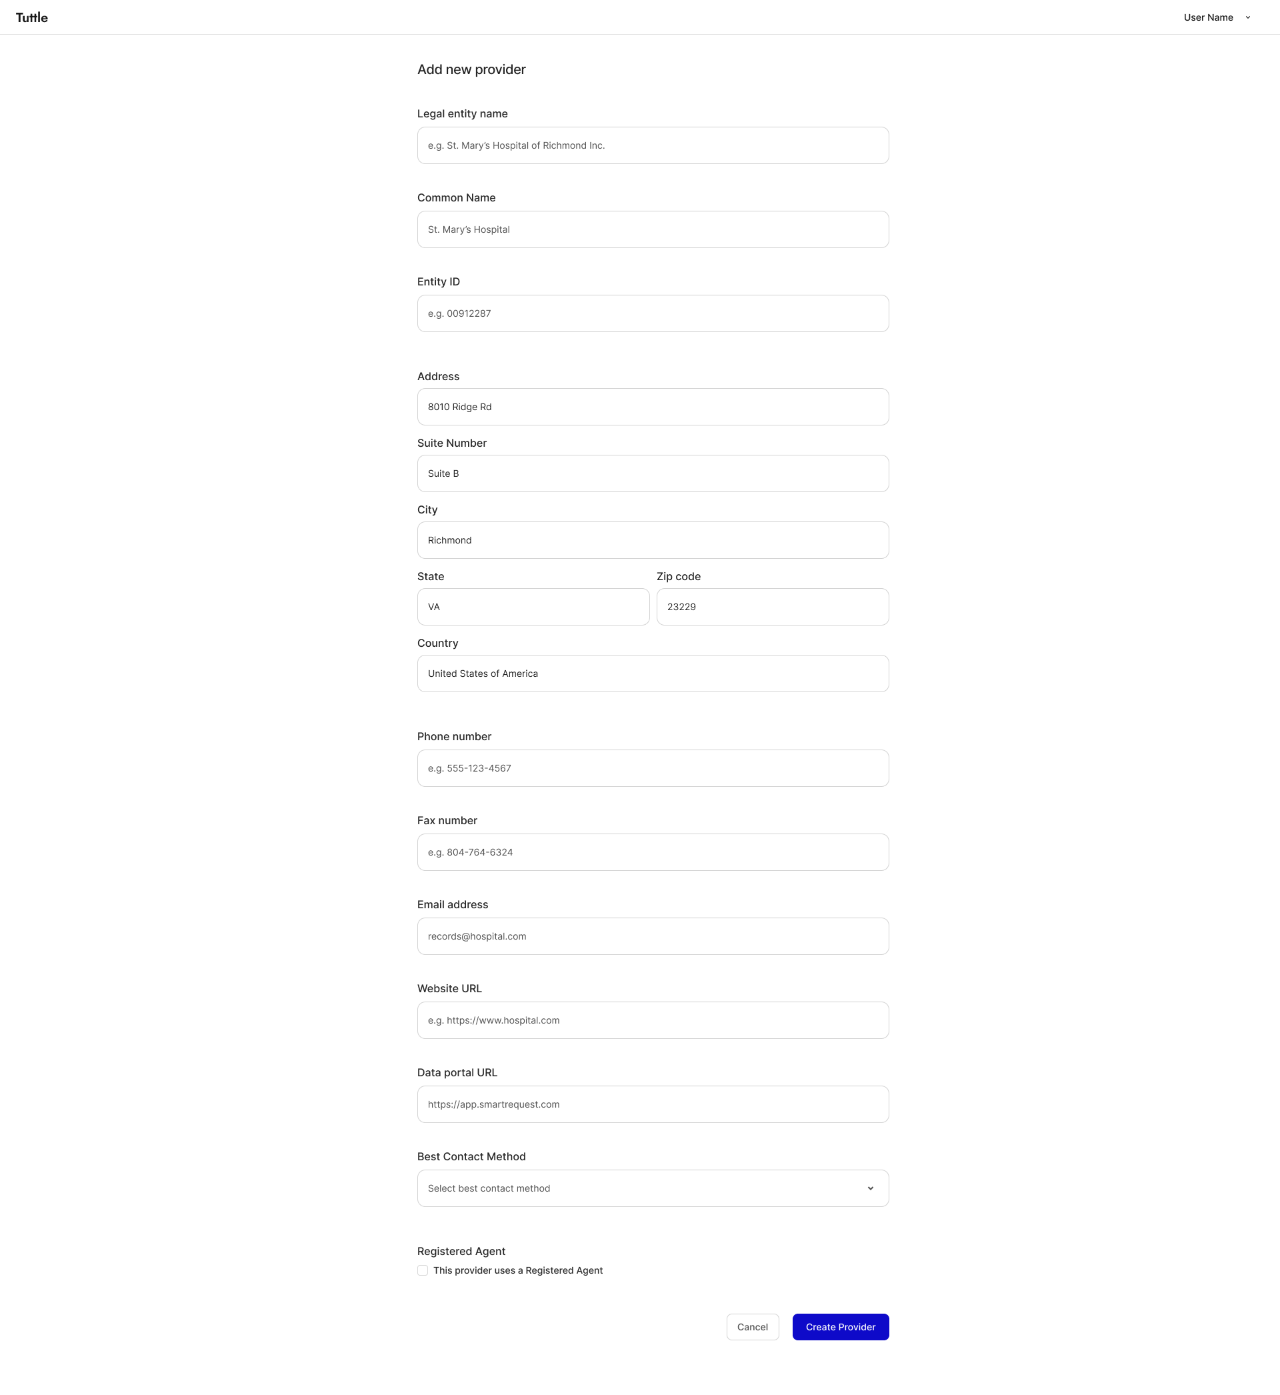
<file: images/deck/new-provider-empty-v1.html>
<!DOCTYPE html>
<html lang="en">
<head>
    <meta charset="UTF-8">
    <meta name="viewport" content="width=device-width, initial-scale=1.0">
    <title>New Provider Empty</title>
    <style>
        * {
            margin: 0;
            padding: 0;
            box-sizing: border-box;
        }
        body {
            overflow-y: auto;
            overflow-x: hidden;
            background-color: #ffffff;
        }
        img {
            display: block;
            width: 100%;
            height: auto;
        }
    </style>
</head>
<body>
    <img src="new-provider-empty-v1.png" alt="New Provider Empty">
</body>
</html>
</file>
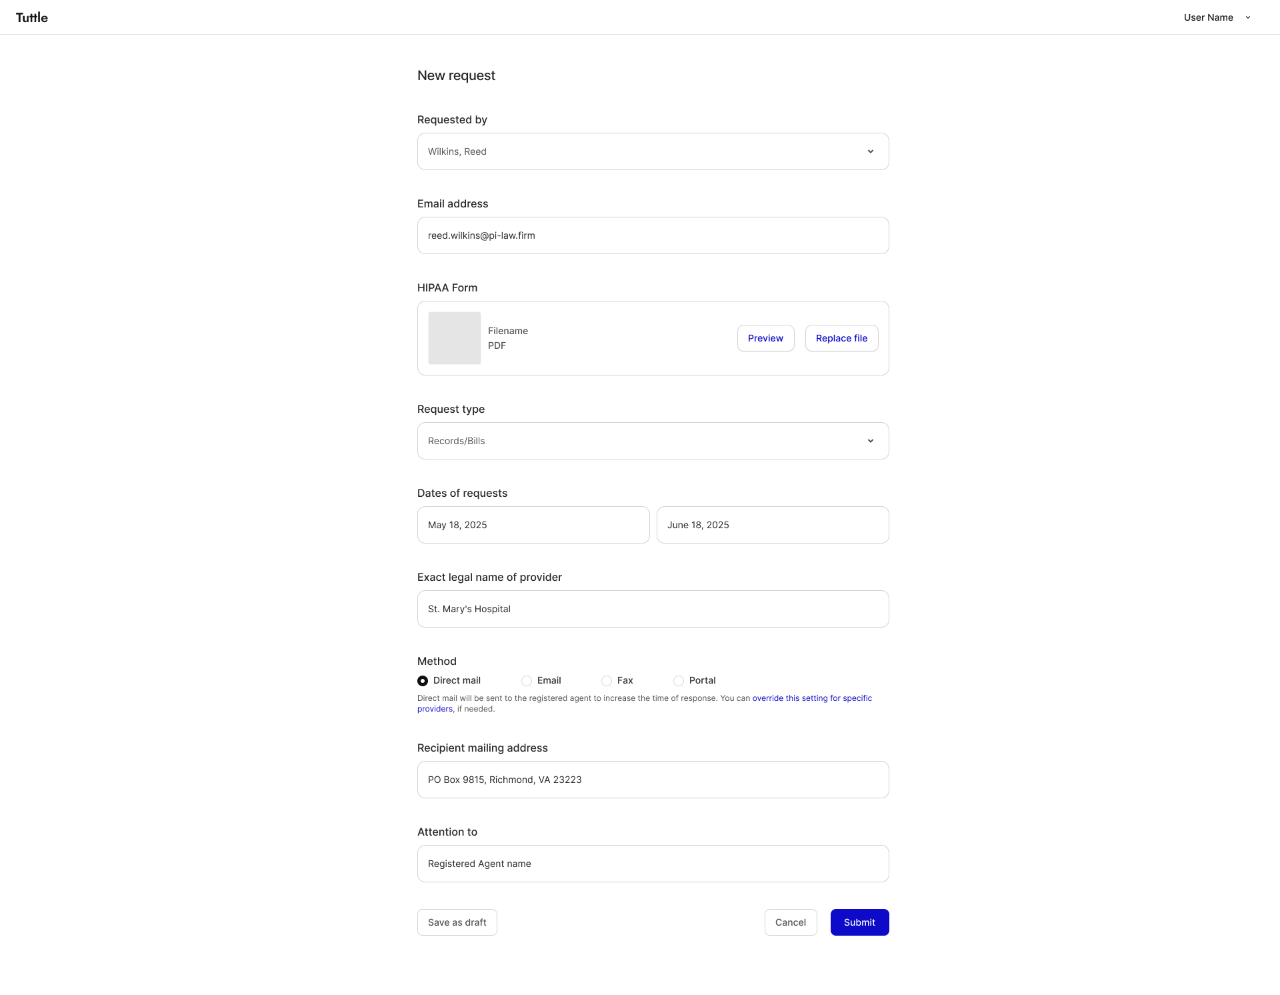
<file: images/deck/new-request-empty-v1.html>
<!DOCTYPE html>
<html lang="en">
<head>
    <meta charset="UTF-8">
    <meta name="viewport" content="width=device-width, initial-scale=1.0">
    <title>New Request Empty</title>
    <style>
        * {
            margin: 0;
            padding: 0;
            box-sizing: border-box;
        }
        body {
            overflow-y: auto;
            overflow-x: hidden;
            background-color: #ffffff;
        }
        img {
            display: block;
            width: 100%;
            height: auto;
        }
    </style>
</head>
<body>
    <img src="new-request-empty-v1.png" alt="New Request Empty">
</body>
</html>
</file>
<file: styles.css>
* {
    margin: 0;
    padding: 0;
    box-sizing: border-box;
}

body {
    font-family: -apple-system, BlinkMacSystemFont, 'Segoe UI', 'Roboto', 'Oxygen', 'Ubuntu', 'Cantarell', 'Fira Sans', 'Droid Sans', 'Helvetica Neue', sans-serif;
    background-color: #1E0F2D;
    background-image: url('./images/squiggle.svg');
    background-size: 100% auto;
    background-repeat: no-repeat;
    background-position: center 15vh;
    color: #ffffff;
    line-height: 1.6;
    min-height: 100vh;
    scroll-snap-type: y proximity;
    transition: background-image 0.3s ease;
}

body.scrolled {
    background-image: none;
}

/* Text Selection */
::selection {
    background-color: #CEFC00;
    color: #1E102C;
}

::-moz-selection {
    background-color: #CEFC00;
    color: #1E102C;
}

/* Navigation */
.nav {
    position: sticky;
    top: 0;
    padding: 1rem 3rem;
    display: flex;
    justify-content: space-between;
    align-items: center;
    background-color: #1E0F2D;
    z-index: 1000;
}

.nav-left,
.nav-right {
    display: flex;
    gap: 120px;
    flex: 1;
}

.nav-left {
    justify-content: flex-start;
}

.nav-right {
    justify-content: flex-end;
}

.name-nav {
    font-family: 'Archivo Black', sans-serif;
    font-size: 24px;
    font-weight: 900;
    letter-spacing: -0.13em;
    text-transform: uppercase;
    color: #ffffff;
    white-space: nowrap;
    opacity: 0;
    pointer-events: none;
    transition: opacity 0.3s ease;
}

.name-nav.visible {
    opacity: 1;
    pointer-events: auto;
}

.nav-link {
    color: #CFBDFF;
    text-decoration: none;
    font-family: 'Helvetica Neue', Helvetica, Arial, sans-serif;
    font-size: 16px;
    font-weight: 400;
    transition: opacity 0.3s;
}

.nav-link:hover {
    opacity: 0.7;
}

/* Cursor Badge */
.cursor-badge {
    position: fixed;
    top: 6px;
    left: 50%;
    transform: translateX(-50%);
    z-index: 1001;
    transition: opacity 0.3s ease, transform 0.3s ease;
    pointer-events: none;
}

.cursor-badge img {
    display: block;
    width: 198px;
    height: 59px;
}

.cursor-badge.hidden {
    opacity: 0;
    transform: translateX(-50%) translateY(-20px);
    pointer-events: none;
}

/* Main Content */
.main {
    max-width: 1200px;
    margin: 0 auto;
    padding: 0 3rem 4rem;
}

/* Hero Section */
.hero {
    text-align: center;
    min-height: 100vh;
    display: flex;
    flex-direction: column;
    justify-content: center;
    align-items: center;
    position: relative;
    scroll-snap-align: start;
    scroll-snap-stop: always;
}

.personal-statement {
    width: 580px;
    height: auto;
    padding: 60px;
    background-color: rgba(30, 16, 44, 0.8);
    box-sizing: border-box;
    text-align: left;
    display: flex;
    flex-direction: column;
    border: 1px solid #43374E;
    transform: translateY(-7vh); /* Move 7vh closer to top */
}

.personal-statement p:first-child {
    font-family: 'PT Mono', 'Helvetica Neue', Helvetica, Arial, sans-serif;
    font-size: 20px;
    font-weight: 400;
    color: #B7B7B7;
    margin: 0 0 1.5rem 0;
}

.personal-statement p:first-child .ampersand {
    font-family: 'Libre Baskerville', 'Baskerville', 'Baskerville Old Face', 'Hoefler Text', 'Times New Roman', serif;
    font-style: italic;
}

.personal-statement p:not(:first-child) {
    font-family: 'Helvetica Neue', Helvetica, Arial, sans-serif;
    font-size: 16px;
    line-height: 1.6em;
    color: #ffffff;
    margin: 0 0 1em 0;
}

.personal-statement p:last-child {
    margin-bottom: 0;
}

.cereal-hover {
    position: relative;
    cursor: pointer;
    text-decoration: underline;
    text-decoration-style: dotted;
    text-underline-offset: 5px;
}

.cereal-hover {
    position: relative;
    cursor: pointer;
    text-decoration: underline;
    text-decoration-style: dotted;
    text-underline-offset: 5px;
}

.cereal-hover::after {
    content: '';
    position: fixed;
    top: var(--cereal-top, 50%);
    left: var(--cereal-left, 50%);
    width: 600px;
    height: 600px;
    background-image: url('./images/cereal.png');
    background-size: contain;
    background-repeat: no-repeat;
    background-position: center;
    opacity: 0;
    pointer-events: none;
    transition: opacity 0.3s ease;
    z-index: 10000 !important;
    transform: translateX(-50%) translateY(-100%);
}

.cereal-hover:hover::after {
    opacity: 1;
}

.profile-picture {
    width: 90px;
    height: 90px;
    border-radius: 0;
    object-fit: cover;
    display: block;
    will-change: transform, opacity;
    transition: opacity 0.3s ease;
    border: none;
    outline: none;
}

/* Dots animation container */
.dots-overlay {
    position: fixed;
    top: 0;
    left: 0;
    width: 100%;
    height: 100%;
    pointer-events: none;
    z-index: 10000;
    overflow: hidden;
}

.dots-overlay.animation-complete {
    opacity: 0;
    transition: opacity 0.5s ease;
}

.dot {
    position: absolute;
    border-radius: 50%;
    background-color: rgba(255, 255, 255, 0.6);
    will-change: transform, opacity;
    transform-origin: center center;
    margin-left: 0;
    margin-top: 0;
}

/* Profile picture initial state for animation */
.profile-picture.initial-load {
    opacity: 0;
    visibility: hidden;
}

.name {
    font-family: 'Archivo Black', sans-serif;
    font-size: 128px;
    font-weight: 900;
    letter-spacing: -0.13em;
    text-transform: uppercase;
    color: #ffffff;
    opacity: 0.1;
    white-space: nowrap;
    will-change: font-size, transform, position;
    transition: opacity 0.3s ease;
}

/* Triangle Section */
.triangle-section {
    min-height: 100vh;
    display: flex;
    align-items: center;
    justify-content: center;
    position: relative;
    padding: max(6rem, calc(2rem + 2rem + env(safe-area-inset-top))) 3rem 4rem 3rem;
    scroll-snap-align: start;
    scroll-snap-stop: always;
}

.triangle-container {
    position: relative;
    width: 100%;
    max-width: 800px;
    height: 600px;
    display: flex;
    align-items: center;
    justify-content: center;
}

.triangle {
    width: 100%;
    height: 100%;
    position: absolute;
    top: 0;
    left: 0;
}


.triangle-label {
    position: absolute;
    color: #ffffff;
    font-family: 'PT Mono', 'Helvetica Neue', Helvetica, Arial, sans-serif;
    font-size: 20px;
    font-weight: 400;
    opacity: 0;
    transition: opacity 0.3s ease;
    z-index: 5;
}

.triangle-label-top {
    top: -2rem;
    left: 50%;
    transform: translateX(-50%);
}

.product-label-text {
    position: relative;
    display: inline-block;
    cursor: pointer;
    text-decoration: underline;
    text-decoration-style: dotted;
    text-underline-offset: 5px;
}

.product-tooltip {
    position: fixed;
    /* top: var(--product-tooltip-top, 50%);
    left: var(--product-tooltip-left, 50%);
    transform: translate(-50%, -50%); */
    border: 1px solid #43374E;
    left: 400px;
    width: 500px;
    max-width: 90vw;
    background-color: #352841;
    padding: 60px;
    box-shadow: 0 4px 40px 10px rgba(0, 0, 0, 0.2);
    color: #ffffff;
    font-family: 'Helvetica Neue', Helvetica, Arial, sans-serif;
    font-size: 16px;
    line-height: 1.6;
    opacity: 0;
    pointer-events: none;
    transition: opacity 0.3s ease;
    z-index: 10000 !important;
    text-align: left;
    white-space: normal;
}

.product-label-text:hover .product-tooltip {
    opacity: 1;
}

.design-label-text,
.engineering-label-text {
    position: relative;
    display: inline-block;
    cursor: pointer;
    text-decoration: underline;
    text-decoration-style: dotted;
    text-underline-offset: 5px;
}

.design-tooltip,
.engineering-tooltip {
    position: fixed;
    border: 1px solid #43374E;
    width: 500px;
    max-width: 90vw;
    background-color: #352841;
    padding: 60px;
    box-shadow: 0 4px 40px 10px rgba(0, 0, 0, 0.2);
    color: #ffffff;
    font-family: 'Helvetica Neue', Helvetica, Arial, sans-serif;
    font-size: 16px;
    line-height: 1.6;
    opacity: 0;
    pointer-events: none;
    transition: opacity 0.3s ease;
    z-index: 10000 !important;
    text-align: left;
    white-space: normal;
    /* top: 50%;
    left: 50%;
    transform: translate(-50%, -50%); */
}

.design-tooltip {
    left: 400px;
}

.engineering-tooltip {
    right: 140px;
}

.design-label-text:hover .design-tooltip,
.engineering-label-text:hover .engineering-tooltip {
    opacity: 1;
}

.triangle-label-bottom-left {
    bottom: -2rem;
    left: 0;
}

.triangle-label-bottom-right {
    bottom: -2rem;
    right: 0;
}

.triangle-label-center {
    top: 65%;
    left: 50%;
    transform: translate(-50%, 2rem);
    font-size: .9rem;
}

.label-dots {
    position: absolute;
    top: 50%;
    left: 50%;
    transform: translate(-50%, -50%);
    width: 120px;
    height: 120px;
    pointer-events: none;
    z-index: -1;
}

.label-dot {
    position: absolute;
    border-radius: 50%;
    background: rgba(207, 189, 255, 0.8);
    filter: blur(3px);
    opacity: 1;
}

@keyframes float {
    0%, 100% {
        transform: translate(0, 0) scale(1);
    }
    25% {
        transform: translate(8px, -12px) scale(1.1);
    }
    50% {
        transform: translate(-6px, 8px) scale(0.9);
    }
    75% {
        transform: translate(12px, 6px) scale(1.05);
    }
}

/* Bio Section */
.bio-section {
    padding: 4rem 0;
    display: flex;
    justify-content: center;
    align-items: stretch;
    gap: 2rem;
    margin-bottom: 340px;
    scroll-snap-align: start;
    scroll-snap-stop: always;
    flex-wrap: wrap;
    /* Break out of main container's max-width constraint */
    width: 100vw;
    margin-left: calc(50% - 50vw);
    margin-right: calc(50% - 50vw);
    /* Add horizontal padding to prevent edge-to-edge on small screens */
    padding-left: 3rem;
    padding-right: 3rem;
    box-sizing: border-box;
}

.bio-container {
    flex: 1;
    min-width: 0;
    max-width: 1104px;
    padding: 150px;
    background-color: #362743;
    display: flex;
    flex-direction: column;
    align-items: flex-start;
    justify-content: space-between;
    /* Ensure containers don't shrink below a reasonable minimum */
    min-width: min(400px, 100%);
    /* Add minimum height to ensure space-between works */
    min-height: 600px;
    max-width: 900px;
}

.testimonial-text {
    width: 100%;
    max-width: 800px;
    margin-bottom: 0;
    /* Prevent testimonial-text from growing */
    flex-shrink: 0;
    transition: opacity 0.3s ease;
}

.read-more {
    color: #CFBDFF;
    font-size: 18px;
}

.bio-text {
    width: 100%;
    margin: 0 auto;
    font-family: 'Helvetica Neue', Helvetica, Arial, sans-serif;
    font-weight: 400;
    font-size: 20px;
    line-height: 1.8;
    color: #E0E0E0;
    margin-bottom: 0;
    text-align: left;
}

.bio-text:not(:last-child) {
    margin-bottom: 1.5rem;
}

.testimonial-attribution {
    display: flex;
    align-items: center;
    gap: 1.5rem;
    width: 100%;
    /* Remove margin-top: auto since justify-content: space-between handles it */
    margin-top: 7.25rem;
    /* Prevent attribution from growing */
    flex-shrink: 0;
}

.pk-image,
.jaimin-photo {
    height: 40px;
    width: 40px;
    object-fit: cover;
    border-radius: 0;
    flex-shrink: 0;
}

.jaimin-photo {
    opacity: 0.5;
}

.pk-image {
    opacity: .7;
}

.testimonial-author {
    display: flex;
    flex-direction: column;
    gap: 0.25rem;
    flex: 1;
    width: 100%;
}

.testimonial-name-line {
    display: flex;
    justify-content: space-between;
    align-items: baseline;
    width: 100%;
    gap: 1rem;
}

.testimonial-name {
    font-family: 'PT Mono', 'Helvetica Neue', Helvetica, Arial, sans-serif;
    font-size: 16px;
    font-weight: 400;
    color: #ffffff;
    flex-shrink: 0;
}

.testimonial-title,
.testimonial-credentials {
    font-family: 'Helvetica Neue', Helvetica, Arial, sans-serif;
    font-size: 16px;
    font-weight: 400;
    color: #E0E0E0;
}

.testimonial-companies {
    font-family: 'PT Mono', 'Helvetica Neue', Helvetica, Arial, sans-serif;
    font-size: 16px;
    font-weight: 400;
    color: #B2B2B2;
    text-align: right;
    flex-shrink: 0;
}

/* Project Sections */
.project {
    margin-bottom: 6rem;
    min-height: 100vh;
    display: flex;
    flex-direction: column;
    justify-content: flex-start;
    padding-top: 2rem;
    scroll-snap-align: start;
    scroll-snap-stop: always;
}

.project-title {
    font-family: 'Jost', sans-serif;
    font-size: 64px;
    font-weight: 400;
    letter-spacing: -0.03em;
    margin-bottom: 1rem;
    color: #ffffff;
}

.project-description {
    font-family: 'Helvetica Neue', Helvetica, Arial, sans-serif;
    font-size: 1.1rem;
    font-weight: 400;
    line-height: 1.8;
    margin-bottom: 2rem;
    color: #ffffff;
    max-width: 800px;
}

.project-tags {
    display: flex;
    gap: 0.75rem;
    margin-bottom: 2rem;
}

.project-tags:has(.scroll-arrows) {
    justify-content: space-between;
    align-items: center;
}

.tags-wrapper {
    display: flex;
    gap: 0.75rem;
    flex: 1;
}

.scroll-arrows {
    display: flex;
    gap: 0.5rem;
    align-items: center;
}

.scroll-arrow {
    background: none;
    border: 1px solid rgba(255, 255, 255, 0.33);
    border-radius: 4px;
    padding: 0.5rem;
    cursor: pointer;
    display: flex;
    align-items: center;
    justify-content: center;
    transition: opacity 0.2s ease, background-color 0.2s ease;
    width: 40px;
    height: 40px;
}

.scroll-arrow:hover {
    opacity: 0.7;
    background-color: rgba(255, 255, 255, 0.05);
}

.scroll-arrow:active {
    opacity: 0.5;
}

.scroll-arrow img {
    display: block;
    width: 24px;
    height: 24px;
}

.scroll-arrow:disabled {
    opacity: 0.33;
    cursor: not-allowed;
}

.scroll-arrow:disabled:hover {
    opacity: 0.33;
    background-color: transparent;
}

.tag {
    background-color: none;
    border: 1px solid rgba(255, 255, 255, 0.33);
    color: #ffffff;
    padding: 0.5625rem 0.75rem;
    border-radius: 4px;
    font-size: 0.875rem;
    font-weight: 400;
    display: inline-block;
    line-height: 1.43;
    font-family: 'PT Mono', 'Helvetica Neue', Helvetica, Arial, sans-serif;
}

/* Video Container */
.video-container {
    position: relative;
    width: 100%;
    max-width: 1200px;
    /* margin-top: 2rem; */
    border-radius: 8px;
    overflow: hidden;
    box-shadow: 0 4px 20px rgba(0, 0, 0, 0.3);
    background-color: #000;
}

/* Nerdy project video-container specific styling */
/* .project:has(#nerdy-video) .video-container {
    margin-bottom: 18.1875rem;
} */

.video-placeholder-image {
    width: 100%;
    height: auto;
    display: block;
}

.video-player-element {
    width: 100%;
    height: auto;
    display: block;
    cursor: pointer;
}

.video-play-button {
    position: absolute;
    top: 50%;
    left: 50%;
    transform: translate(-50%, -50%);
    background: none;
    border: none;
    cursor: pointer;
    padding: 0;
    z-index: 10;
    transition: opacity 0.3s ease, transform 0.2s ease;
}

.video-play-button:hover {
    transform: translate(-50%, -50%) scale(1.1);
}

.video-play-button.hidden {
    opacity: 0;
    pointer-events: none;
}

.video-container.playing .video-play-button {
    opacity: 0;
    pointer-events: none;
}

/* Iframe Wrapper */
.iframe-wrapper {
    position: relative;
    display: inline-block;
}

/* Starburst Badge */
.starburst-badge {
    position: absolute;
    left: -100px;
    top: 200px;
    z-index: 100;
    display: flex;
    align-items: center;
    gap: 0;
    pointer-events: auto;
    cursor: pointer;
}

.starburst-icon {
    width: 209px;
    height: 209px;
    display: block;
}

.starburst-text {
    position: absolute;
    top: 50%;
    left: 50%;
    transform: translate(-50%, -50%) rotate(-12deg);
    font-family: 'Archivo Black', sans-serif;
    font-size: 14px;
    font-weight: 900;
    color: #1E102C;
    text-transform: uppercase;
    letter-spacing: 0.02em;
    white-space: nowrap;
    text-align: center;
    line-height: 1.2;
    width: 140px;
}

/* Hide mobile starburst on larger screens */
.mobile-starburst-badge {
    display: none;
}

/* Audio Player */
.audio-player {
    /* position: absolute; */
    bottom: 20px;
    left: 20px;
    z-index: 100;
    display: flex;
    flex-direction: column;
    gap: 0.75rem;
    background-color: rgba(30, 15, 45, 0.95);
    border: 1px solid rgba(207, 189, 255, 0.3);
    border-radius: 8px;
    padding: 0.75rem 1rem;
    box-shadow: 0 4px 20px rgba(0, 0, 0, 0.5);
    backdrop-filter: blur(10px);
    margin-top: 10px;
    pointer-events: auto;
}

.explain-audio {
    width: 100%;
}

.explain-controls {
    width: 100%;
    display: flex;
    align-items: center;
    flex-wrap: nowrap;
    gap: 0.75rem;
}

.audio-play-button,
.audio-reset-button {
    background: none;
    border: none;
    cursor: pointer;
    padding: 0;
    color: #ffffff;
    display: flex;
    align-items: center;
    justify-content: center;
    width: 32px;
    height: 32px;
    transition: opacity 0.2s ease;
}

.audio-play-button:hover:not(:disabled),
.audio-reset-button:hover:not(:disabled) {
    opacity: 0.7;
}

.audio-reset-button:disabled {
    cursor: default;
}

.audio-reset-button:disabled img {
    filter: brightness(0) invert(0.5);
    opacity: 0.6;
}

.audio-reset-button:not(:disabled) img {
    filter: brightness(0) invert(1);
    opacity: 1;
}

.audio-play-button .play-icon,
.audio-play-button .pause-icon {
    width: 20px;
    height: 20px;
}

.audio-reset-button img {
    width: 20px;
    height: 20px;
    display: block;
    transition: filter 0.2s ease, opacity 0.2s ease;
}

.audio-play-button.playing .play-icon {
    display: none;
}

.audio-play-button.playing .pause-icon {
    display: block !important;
}

.audio-play-button:not(.playing) .pause-icon {
    display: none !important;
}

.audio-time {
    font-family: 'Helvetica Neue', Helvetica, Arial, sans-serif;
    font-size: 13px;
    color: #ffffff;
    font-weight: 400;
    white-space: nowrap;
}

.login-tooltip {
    position: absolute;
    top: 20px;
    right: 20px;
    z-index: 100;
    pointer-events: none;
}

.login-tooltip.hidden {
    display: none;
}

.tooltip-content.hidden {
    display: none;
}

.tooltip-content {
    background-color: rgba(30, 15, 45, 0.95);
    border: 1px solid rgba(207, 189, 255, 0.3);
    border-radius: 8px;
    padding: 1rem 1.25rem;
    box-shadow: 0 4px 20px rgba(0, 0, 0, 0.5);
    backdrop-filter: blur(10px);
    position: relative;
    pointer-events: auto;
}

.tooltip-close {
    position: absolute;
    top: 0.75rem;
    right: 0.75rem;
    background: none;
    border: none;
    cursor: pointer;
    padding: 0.25rem;
    color: #ffffff;
    display: flex;
    align-items: center;
    justify-content: center;
    width: 24px;
    height: 24px;
    transition: opacity 0.2s ease;
    opacity: 0.7;
}

.tooltip-close:hover {
    opacity: 1;
}

.tooltip-close svg {
    width: 16px;
    height: 16px;
}

.tooltip-title {
    font-family: 'Helvetica Neue', Helvetica, Arial, sans-serif;
    font-size: 14px;
    font-weight: 600;
    color: #ffffff;
    margin-bottom: 0.75rem;
    margin-right: 1.5rem;
    text-transform: uppercase;
    letter-spacing: 0.05em;
}

.tooltip-credential {
    display: flex;
    gap: 0.75rem;
    margin-bottom: 0.5rem;
    font-family: 'Helvetica Neue', Helvetica, Arial, sans-serif;
    font-size: 13px;
}

.tooltip-credential:last-child {
    margin-bottom: 0;
}

.credential-label {
    color: #CFBDFF;
    font-weight: 500;
    min-width: 70px;
}

.credential-value {
    color: #ffffff;
    font-weight: 400;
    font-family: 'Monaco', 'Menlo', 'Ubuntu Mono', monospace;
    background-color: rgba(207, 189, 255, 0.1);
    padding: 0.125rem 0.5rem;
    border-radius: 4px;
}

#email-credential {
    cursor: pointer;
    transition: background-color 0.2s ease;
    position: relative;
}

#email-credential:hover {
    background-color: rgba(207, 189, 255, 0.2);
}

#email-credential::after {
    content: attr(data-hover-text);
    position: absolute;
    left: 0;
    top: 100%;
    margin-top: 0.25rem;
    background-color: rgba(30, 15, 45, 0.95);
    color: #CFBDFF;
    padding: 0.25rem 0.5rem;
    border-radius: 4px;
    font-size: 11px;
    white-space: nowrap;
    opacity: 0;
    pointer-events: none;
    transition: opacity 0.2s ease;
    z-index: 1000;
}

#email-credential:hover::after {
    opacity: 1;
}

#email-credential.copied::after {
    content: "Email copied!";
    opacity: 1;
}

#password-credential {
    cursor: pointer;
    transition: background-color 0.2s ease;
    position: relative;
}

#password-credential:hover {
    background-color: rgba(207, 189, 255, 0.2);
}

#password-credential::after {
    content: attr(data-hover-text);
    position: absolute;
    left: 0;
    top: 100%;
    margin-top: 0.25rem;
    background-color: rgba(30, 15, 45, 0.95);
    color: #CFBDFF;
    padding: 0.25rem 0.5rem;
    border-radius: 4px;
    font-size: 11px;
    white-space: nowrap;
    opacity: 0;
    pointer-events: none;
    transition: opacity 0.2s ease;
    z-index: 1000;
}

#password-credential:hover::after {
    opacity: 1;
}

#password-credential.copied::after {
    content: "Password copied!";
    opacity: 1;
}

/* Screenshot Containers */
.screenshot-container {
    margin-top: 2rem;
}

.screenshot {
    border-radius: 8px;
    overflow: hidden;
    box-shadow: 0 4px 20px rgba(0, 0, 0, 0.3);
    width: 100%;
    height: auto;
    display: block;
}

/* Lightbox styles */
.lightbox-image {
    cursor: zoom-in;
}

.lightbox-overlay {
    position: fixed;
    top: 0;
    left: 0;
    width: 100%;
    height: 100%;
    background-color: rgba(0, 0, 0, 0.9);
    display: flex;
    align-items: center;
    justify-content: center;
    z-index: 10000;
    opacity: 0;
    visibility: hidden;
    transition: opacity 0.3s ease, visibility 0.3s ease;
    cursor: zoom-out;
}

.lightbox-overlay.active {
    opacity: 1;
    visibility: visible;
}

.lightbox-image-content {
    max-width: 90%;
    max-height: 90%;
    object-fit: contain;
    border-radius: 8px;
    box-shadow: 0 8px 32px rgba(0, 0, 0, 0.5);
    cursor: zoom-out;
}

.lightbox-video-content {
    max-width: 90%;
    max-height: 90%;
    object-fit: contain;
    border-radius: 8px;
    box-shadow: 0 8px 32px rgba(0, 0, 0, 0.5);
    cursor: zoom-out;
    display: none;
}

.horizontal-scroll {
    overflow-x: auto;
    overflow-y: hidden;
    -webkit-overflow-scrolling: touch;
    scrollbar-width: thin;
    scrollbar-color: rgba(255, 255, 255, 0.3) transparent;
    width: 100vw;
    margin-left: calc(50% - 50vw);
    margin-right: calc(50% - 50vw);
    margin-bottom: 300px;
    padding-left: 3rem;
    padding-right: 3rem;
}

.horizontal-scroll::-webkit-scrollbar {
    height: 8px;
}

.horizontal-scroll::-webkit-scrollbar-track {
    background: transparent;
}

.horizontal-scroll::-webkit-scrollbar-thumb {
    background-color: rgba(255, 255, 255, 0.3);
    border-radius: 4px;
}

.screenshot-scroll-wrapper {
    display: flex;
    gap: 2rem;
    width: max-content;
    padding-left: max(3rem, calc((100vw - 1200px) / 2));
    padding-right: max(3rem, calc((100vw - 1200px) / 2));
}

.screenshot-scroll-wrapper .screenshot {
    width: auto;
    max-width: none;
    min-width: 0;
    flex-shrink: 0;
    height: auto;
    display: block;
}

/* Dropbox Replay Interface */
.dropbox-replay .app-interface {
    display: flex;
    background-color: #1a1a1a;
    min-height: 600px;
}


.screenshot-scroll-wrapper img[src="images/pull-request.png"] {
    width: auto;
    height: 804.17;
}

.screenshot-scroll-wrapper video[src="images/adobe-replay.mp4"] {
    width: auto;
    height: 805px;
    object-fit: contain;
}

.screenshot-scroll-wrapper img[src="images/figma-link.png"],
.screenshot-scroll-wrapper a[href*="figma.com"] img[src="images/figma-link.png"] {
    width: auto;
    height: auto;
    max-height: 667px;
    max-width: 1061.2px; /* Maintains 1282:805 aspect ratio at max-height 667px */
    object-fit: contain;
}

/* Star dust animation for Figma links */
.figma-link,
.figma-link-large {
    position: relative;
    display: inline-block;
    overflow: visible;
}

.figma-link::before,
.figma-link::after,
.figma-link-large::before,
.figma-link-large::after {
    content: '';
    position: absolute;
    width: 2px;
    height: 2px;
    background: rgba(207, 189, 255, 0.8);
    border-radius: 50%;
    pointer-events: none;
    opacity: 0;
    transition: opacity 0.3s ease;
}

.figma-link:hover::before,
.figma-link:hover::after,
.figma-link-large:hover::before,
.figma-link-large:hover::after {
    opacity: 1;
    animation: starDustSwirl 4s ease-in-out infinite;
}

/* Create multiple star particles spread across the entire element using box-shadow */
.figma-link::before {
    top: 50%;
    left: 50%;
    transform: translate(-50%, -50%);
    box-shadow: 
        -80px -40px 0 0 rgba(207, 189, 255, 0.6),
        60px -50px 0 0 rgba(207, 189, 255, 0.7),
        -50px 70px 0 0 rgba(207, 189, 255, 0.5),
        90px 30px 0 0 rgba(207, 189, 255, 0.6),
        -30px -80px 0 0 rgba(207, 189, 255, 0.5),
        40px 80px 0 0 rgba(207, 189, 255, 0.6),
        -70px 20px 0 0 rgba(207, 189, 255, 0.5),
        20px -60px 0 0 rgba(207, 189, 255, 0.6);
    animation-delay: 0s;
}

.figma-link::after {
    top: 50%;
    left: 50%;
    transform: translate(-50%, -50%);
    box-shadow: 
        70px -30px 0 0 rgba(207, 189, 255, 0.6),
        -60px -70px 0 0 rgba(207, 189, 255, 0.7),
        50px 60px 0 0 rgba(207, 189, 255, 0.5),
        -90px 40px 0 0 rgba(207, 189, 255, 0.6),
        30px 90px 0 0 rgba(207, 189, 255, 0.5),
        -40px -50px 0 0 rgba(207, 189, 255, 0.6),
        80px 10px 0 0 rgba(207, 189, 255, 0.5),
        -20px 70px 0 0 rgba(207, 189, 255, 0.6);
    animation-delay: 0.5s;
}

.figma-link-large::before {
    top: 50%;
    left: 50%;
    transform: translate(-50%, -50%);
    box-shadow: 
        -120px -60px 0 0 rgba(207, 189, 255, 0.6),
        90px -70px 0 0 rgba(207, 189, 255, 0.7),
        -70px 100px 0 0 rgba(207, 189, 255, 0.5),
        130px 50px 0 0 rgba(207, 189, 255, 0.6),
        -50px -120px 0 0 rgba(207, 189, 255, 0.5),
        60px 120px 0 0 rgba(207, 189, 255, 0.6),
        -100px 30px 0 0 rgba(207, 189, 255, 0.5),
        40px -90px 0 0 rgba(207, 189, 255, 0.6),
        110px -20px 0 0 rgba(207, 189, 255, 0.5),
        -30px 110px 0 0 rgba(207, 189, 255, 0.6);
    animation-delay: 0s;
}

.figma-link-large::after {
    top: 50%;
    left: 50%;
    transform: translate(-50%, -50%);
    box-shadow: 
        100px -50px 0 0 rgba(207, 189, 255, 0.6),
        -90px -100px 0 0 rgba(207, 189, 255, 0.7),
        80px 90px 0 0 rgba(207, 189, 255, 0.5),
        -130px 60px 0 0 rgba(207, 189, 255, 0.6),
        50px 130px 0 0 rgba(207, 189, 255, 0.5),
        -70px -80px 0 0 rgba(207, 189, 255, 0.6),
        120px 20px 0 0 rgba(207, 189, 255, 0.5),
        -40px 100px 0 0 rgba(207, 189, 255, 0.6),
        95px -40px 0 0 rgba(207, 189, 255, 0.5),
        -60px -110px 0 0 rgba(207, 189, 255, 0.6);
    animation-delay: 0.5s;
}

@keyframes starDustSwirl {
    0% {
        opacity: 0;
        transform: translate(-50%, -50%) scale(0) rotate(0deg);
    }
    10% {
        opacity: 1;
        transform: translate(-50%, -50%) scale(1) rotate(0deg);
    }
    50% {
        opacity: 0.8;
        transform: translate(-50%, -50%) scale(1.2) rotate(180deg);
    }
    100% {
        opacity: 0.6;
        transform: translate(-50%, -50%) scale(1) rotate(360deg);
    }
}

@keyframes starDustSwirlAlt {
    0% {
        opacity: 0;
        transform: translate(-50%, -50%) scale(0) rotate(0deg);
    }
    10% {
        opacity: 1;
        transform: translate(-50%, -50%) scale(1) rotate(0deg);
    }
    50% {
        opacity: 0.8;
        transform: translate(-50%, -50%) scale(1.2) rotate(-180deg);
    }
    100% {
        opacity: 0.6;
        transform: translate(-50%, -50%) scale(1) rotate(-360deg);
    }
}

.figma-link::after,
.figma-link-large::after {
    animation-name: starDustSwirlAlt;
}

.dropbox-replay .left-panel {
    flex: 1;
    background-color: #1a1a1a;
    padding: 1.5rem;
    display: flex;
    flex-direction: column;
}

.dropbox-replay .right-panel {
    flex: 0 0 350px;
    background-color: #252525;
    padding: 1.5rem;
    border-left: 1px solid #333;
}

.panel-header {
    margin-bottom: 1rem;
    display: flex;
    justify-content: space-between;
    align-items: center;
}

.panel-title {
    font-size: 1rem;
    font-weight: 600;
    color: #ffffff;
}

.dropdown-arrow {
    color: #999;
    font-size: 0.8rem;
}

.video-player {
    flex: 1;
    display: flex;
    flex-direction: column;
}

.video-placeholder {
    background-color: #0a0a0a;
    border-radius: 4px;
    padding: 1rem;
    margin-bottom: 1rem;
    flex: 1;
    display: flex;
    flex-direction: column;
}

.video-frame {
    width: 100%;
    height: 300px;
    background: linear-gradient(135deg, #2a2a2a 0%, #1a1a1a 100%);
    border-radius: 4px;
    margin-bottom: 1rem;
    position: relative;
}

.video-frame::before {
    content: '';
    position: absolute;
    top: 50%;
    left: 50%;
    transform: translate(-50%, -50%);
    width: 60px;
    height: 60px;
    background-color: rgba(255, 255, 255, 0.1);
    border-radius: 50%;
}

.video-controls {
    display: flex;
    align-items: center;
    gap: 0.5rem;
    padding: 0.5rem 0;
}

.control-btn {
    background: none;
    border: none;
    color: #ffffff;
    cursor: pointer;
    padding: 0.5rem;
    font-size: 1rem;
}

.scrub-bar {
    flex: 1;
    height: 4px;
    background-color: #333;
    border-radius: 2px;
    position: relative;
}

.scrub-bar::after {
    content: '';
    position: absolute;
    left: 0;
    top: 0;
    width: 30%;
    height: 100%;
    background-color: #0066ff;
    border-radius: 2px;
}

.resolution-select {
    background-color: #333;
    color: #ffffff;
    border: 1px solid #444;
    padding: 0.25rem 0.5rem;
    border-radius: 4px;
    font-size: 0.9rem;
}

.feedback-section {
    margin-top: 1rem;
}

.feedback-input {
    width: 100%;
    min-height: 80px;
    background-color: #252525;
    border: 1px solid #333;
    border-radius: 4px;
    padding: 0.75rem;
    color: #ffffff;
    font-family: inherit;
    font-size: 0.9rem;
    resize: vertical;
}

.feedback-input::placeholder {
    color: #666;
}

.feedback-actions {
    display: flex;
    gap: 0.5rem;
    align-items: center;
    margin-top: 0.5rem;
}

.btn-primary {
    background-color: #0066ff;
    color: #ffffff;
    border: none;
    padding: 0.5rem 1rem;
    border-radius: 4px;
    cursor: pointer;
    font-size: 0.9rem;
}

.btn-secondary {
    background-color: transparent;
    color: #ffffff;
    border: 1px solid #444;
    padding: 0.5rem 1rem;
    border-radius: 4px;
    cursor: pointer;
    font-size: 0.9rem;
}

.time-indicator {
    font-size: 0.85rem;
    color: #999;
    margin-left: auto;
}

.tabs {
    display: flex;
    gap: 0.5rem;
    margin-bottom: 1rem;
    border-bottom: 1px solid #333;
}

.tab {
    background: none;
    border: none;
    color: #999;
    padding: 0.5rem 1rem;
    cursor: pointer;
    font-size: 0.9rem;
    border-bottom: 2px solid transparent;
    margin-bottom: -1px;
}

.tab.active {
    color: #ffffff;
    border-bottom-color: #0066ff;
}

.filter-section {
    margin-bottom: 1rem;
}

.filter-select {
    background-color: #1a1a1a;
    color: #ffffff;
    border: 1px solid #333;
    padding: 0.5rem;
    border-radius: 4px;
    font-size: 0.9rem;
    width: 100%;
}

.comments-list {
    display: flex;
    flex-direction: column;
    gap: 1rem;
}

.comment {
    padding: 0.75rem;
    background-color: #1a1a1a;
    border-radius: 4px;
}

.comment-header {
    display: flex;
    justify-content: space-between;
    margin-bottom: 0.5rem;
    font-size: 0.85rem;
}

.comment-author {
    font-weight: 600;
    color: #ffffff;
}

.comment-time {
    color: #999;
}

.comment-text {
    font-size: 0.9rem;
    color: #ffffff;
    margin-bottom: 0.5rem;
}

.comment-text.highlighted {
    background-color: rgba(0, 102, 255, 0.2);
    padding: 0.5rem;
    border-radius: 4px;
    border-left: 3px solid #0066ff;
}

.reply-btn {
    background: none;
    border: none;
    color: #0066ff;
    cursor: pointer;
    font-size: 0.85rem;
    padding: 0;
}

/* Pulley Interface */
.pulley-interface {
    background-color: #ffffff;
    color: #000000;
    min-height: 500px;
}

.pulley-header {
    background-color: #2d2d2d;
    padding: 1rem 1.5rem;
    border-bottom: 1px solid #ddd;
}

.tab-indicator {
    display: inline-block;
    background-color: #1a1a1a;
    color: #ffffff;
    padding: 0.25rem 0.75rem;
    border-radius: 4px 4px 0 0;
    font-size: 0.85rem;
    margin-bottom: 0.5rem;
}

.pulley-title {
    color: #ffffff;
    font-size: 1.1rem;
    font-weight: 600;
}

.pulley-content {
    display: flex;
    min-height: 400px;
}

.sidebar {
    width: 200px;
    background-color: #f5f5f5;
    padding: 1rem;
    border-right: 1px solid #ddd;
}

.file-tree {
    display: flex;
    flex-direction: column;
    gap: 0.5rem;
}

.tree-item {
    padding: 0.5rem;
    color: #333;
    font-size: 0.9rem;
    cursor: pointer;
}

.tree-item:hover {
    background-color: #e5e5e5;
    border-radius: 4px;
}

.code-view {
    flex: 1;
    padding: 1rem;
    background-color: #ffffff;
    font-family: 'Monaco', 'Menlo', 'Ubuntu Mono', monospace;
    font-size: 0.85rem;
    overflow-x: auto;
}

.code-line {
    display: flex;
    padding: 0.25rem 0;
    white-space: pre;
}

.line-number {
    color: #999;
    margin-right: 1rem;
    user-select: none;
    min-width: 3ch;
}

.code {
    color: #333;
}

.code.added {
    background-color: #d4edda;
    color: #155724;
    padding: 0 0.25rem;
}

.code.removed {
    background-color: #f8d7da;
    color: #721c24;
    padding: 0 0.25rem;
    text-decoration: line-through;
}

/* Tuttle Interface */
.tuttle-interface {
    background-color: #ffffff;
    color: #000000;
    min-height: 600px;
}

.tuttle-header {
    background-color: #2d2d2d;
    padding: 1rem 1.5rem;
    display: flex;
    justify-content: space-between;
    align-items: center;
}

.tuttle-header.simple {
    justify-content: flex-start;
}

.header-left {
    display: flex;
    align-items: center;
    gap: 0.5rem;
}

.tuttle-firm-name {
    color: #ffffff;
    font-size: 1rem;
    font-weight: 600;
}

.firm-select {
    background-color: #1a1a1a;
    color: #ffffff;
    border: 1px solid #333;
    padding: 0.25rem 0.5rem;
    border-radius: 4px;
}

.new-request-btn {
    background-color: #0066ff;
    color: #ffffff;
    border: none;
    padding: 0.5rem 1rem;
    border-radius: 4px;
    cursor: pointer;
    font-size: 0.9rem;
}

.tuttle-tabs {
    display: flex;
    gap: 0;
    border-bottom: 1px solid #ddd;
    background-color: #ffffff;
}

.tuttle-tab {
    background: none;
    border: none;
    padding: 0.75rem 1.5rem;
    cursor: pointer;
    font-size: 0.9rem;
    color: #666;
    border-bottom: 2px solid transparent;
    margin-bottom: -1px;
}

.tuttle-tab.active {
    color: #0066ff;
    border-bottom-color: #0066ff;
}

.tuttle-content {
    padding: 1.5rem;
}

.content-title {
    font-size: 1.2rem;
    font-weight: 600;
    margin-bottom: 1rem;
    color: #000000;
}

.filter-tabs {
    display: flex;
    gap: 0.5rem;
    margin-bottom: 1rem;
    flex-wrap: wrap;
}

.filter-tab {
    background: none;
    border: 1px solid #ddd;
    padding: 0.5rem 1rem;
    border-radius: 4px;
    cursor: pointer;
    font-size: 0.9rem;
    color: #666;
}

.filter-tab.active {
    background-color: #0066ff;
    color: #ffffff;
    border-color: #0066ff;
}

.count {
    margin-left: 0.5rem;
    font-weight: 600;
}

.search-input {
    width: 100%;
    padding: 0.75rem;
    border: 1px solid #ddd;
    border-radius: 4px;
    margin-bottom: 1rem;
    font-size: 0.9rem;
}

.data-table {
    width: 100%;
    border-collapse: collapse;
    margin-bottom: 1rem;
    font-size: 0.9rem;
}

.data-table thead {
    background-color: #f5f5f5;
}

.data-table th {
    text-align: left;
    padding: 0.75rem;
    font-weight: 600;
    color: #333;
    border-bottom: 2px solid #ddd;
}

.data-table td {
    padding: 0.75rem;
    border-bottom: 1px solid #eee;
    color: #333;
}

.data-table tbody tr:hover {
    background-color: #f9f9f9;
}

.pagination {
    display: flex;
    justify-content: space-between;
    align-items: center;
    margin-top: 1rem;
}

.pagination-info {
    font-size: 0.9rem;
    color: #666;
}

.pagination-btn {
    background-color: #f5f5f5;
    border: 1px solid #ddd;
    padding: 0.5rem 1rem;
    border-radius: 4px;
    cursor: pointer;
    font-size: 0.9rem;
    margin-left: 0.5rem;
}

.pagination-btn:hover {
    background-color: #e5e5e5;
}

.provider-form {
    display: flex;
    flex-direction: column;
    gap: 1.5rem;
}

.form-group {
    display: flex;
    flex-direction: column;
    gap: 0.5rem;
}

.form-group label {
    font-size: 0.9rem;
    font-weight: 600;
    color: #333;
}

.form-input,
.form-select {
    padding: 0.75rem;
    border: 1px solid #ddd;
    border-radius: 4px;
    font-size: 0.9rem;
    font-family: inherit;
}

.radio-group {
    display: flex;
    gap: 1.5rem;
}

.radio-label {
    display: flex;
    align-items: center;
    gap: 0.5rem;
    cursor: pointer;
    font-weight: 400;
}

.radio-label input[type="radio"] {
    cursor: pointer;
}

/* Responsive Design */
@media (max-width: 1440px) {
    .bio-container {
        padding: 3rem; /* 40px equivalent */
        min-height: 400px;
    }
    
    .bio-section {
        padding: 15rem 2rem 4rem 2rem;
    }

    .product-tooltip {
        left: 210px;
    }

    .personal-statement {
        width: 480px;
        padding: 40px;
        position: relative;
        top: -20px;
    }

    .personal-statement p:first-child {
        font-size: 17px;
    }

    .personal-statement p:not(:first-child) {
        font-size: 14px;
    }

    .profile-picture {
        width: 80px;
        height: 80px;
    }
}

@media (max-width: 768px) {
    .personal-statement {
        display: none;
    }

    .dots-overlay {
        display: none;
    }

    .nav {
        padding: 1.5rem;
    }

    .main {
        padding: 0 1.5rem 3rem;
    }

    .name {
        font-size: 64px;
    }

    .project-title {
        font-size: 32px;
    }

    .dropbox-replay .app-interface {
        flex-direction: column;
    }

    .dropbox-replay .right-panel {
        flex: 1;
        border-left: none;
        border-top: 1px solid #333;
    }

    .screenshot-scroll-wrapper {
        gap: 1rem;
    }

    .pulley-content {
        flex-direction: column;
    }

    .sidebar {
        width: 100%;
        border-right: none;
        border-bottom: 1px solid #ddd;
    }

    .bio-section {
        flex-direction: column;
        gap: 2rem;
        padding: 2rem 1.5rem;
    }

    .bio-container {
        width: 100%;
        max-width: 100%;
        padding: 2rem 1.5rem;
    }

    .bio-text {
        font-size: 18px;
    }
}

@media (max-width: 700px) {
    /* Layout */
    body {
        scroll-snap-type: none;
        min-height: 100vh;
        overflow-x: hidden;
        overflow-y: auto;
    }
    
    html {
        overflow-x: hidden;
    }

    .main {
        max-width: none;
        margin: 0;
        padding: 0 1.5rem 2rem;
        overflow: visible;
    }

    /* Navigation - show only 3 links on one line */
    .nav {
        position: fixed;
        top: 0;
        left: 0;
        right: 0;
        padding: 1rem 1.5rem;
        justify-content: center;
        gap: 24px;
    }

    .name-nav {
        display: none !important;
    }

    .nav-left,
    .nav-right {
        flex: 0 0 auto;
        gap: 24px;
    }

    /* Hide "Onsite deck" so only Intro video, Résumé, LinkedIn are visible */
    .nav-left .nav-link:nth-child(2) {
        display: none;
    }

    .nav-link {
        white-space: nowrap;
        font-size: 14px;
    }

    /* Hide non-mobile chrome */
    .cursor-badge,
    #cursor-badge {
        display: none !important;
    }

    /* Hero - mobile typography - centers content vertically, allows scrolling */
    .hero {
        min-height: 100vh;
        padding-top: calc(50vh - 200px);
        padding-bottom: calc(50vh - 200px);
        justify-content: center;
        align-items: center;
        overflow: visible;
        display: flex;
        flex-direction: column;
        gap: 40px;
        position: relative;
    }

    .name {
        position: absolute !important;
        top: calc(50vh - 200px + 96px + 20px) !important;
        left: 50% !important;
        transform: translateX(-50%) !important;
        z-index: 1 !important;
        font-size: calc((100vw - 3rem) / 9.2) !important;
        line-height: 0.9;
        letter-spacing: -0.13em;
        text-align: center;
        margin: 0 !important;
        max-width: calc(100vw - 3rem);
        padding: 0 1.5rem;
        box-sizing: border-box;
    }

    /* Profile picture - centered in hero flow */
    .triangle-section {
        position: absolute !important;
        top: 0 !important;
        left: 0 !important;
        width: 100% !important;
        height: 100% !important;
        min-height: 0 !important;
        padding: 0 !important;
        margin: 0 !important;
        display: block !important;
        pointer-events: none;
    }

    .triangle-container {
        height: 0 !important;
        display: block !important;
        position: relative;
    }

    .triangle,
    .triangle-label {
        display: none !important;
    }

    /* Position profile picture in hero flow, above name - ensure it's visible */
    .profile-picture {
        position: absolute !important;
        top: calc(50vh - 200px) !important;
        left: 50% !important;
        transform: translateX(-50%) !important;
        width: 96px !important;
        height: 96px !important;
        border-radius: 0 !important;
        z-index: 2 !important;
        margin: 0 !important;
        display: block !important;
        visibility: visible !important;
        opacity: 1 !important;
    }

    /* Hide all content sections except the starburst source */
    .bio-section,
    .project:nth-of-type(n + 2) {
        display: none !important;
    }

    /* First project section only used as a container for the starburst */
    .project:first-of-type {
        min-height: 0;
        margin: 0;
        padding: 0;
        display: block !important;
    }

    .project:first-of-type .project-title,
    .project:first-of-type .project-description,
    .project:first-of-type .project-tags,
    .project:first-of-type .scroll-arrows,
    .project:first-of-type iframe,
    .project:first-of-type .audio-player,
    .project:first-of-type .login-tooltip,
    .project:first-of-type .screenshot-scroll-wrapper img {
        display: none !important;
    }

    .project:first-of-type .screenshot-container.horizontal-scroll {
        width: 100% !important;
        margin: 0 !important;
        padding: 0 !important;
        overflow: visible !important;
        display: block !important;
        position: static !important;
        height: auto !important;
    }

    .project:first-of-type .screenshot-scroll-wrapper {
        padding: 0 !important;
        width: auto !important;
        display: block !important;
        overflow: visible !important;
        position: static !important;
        height: auto !important;
    }

    /* Hide regular starburst on mobile */
    .project:first-of-type .starburst-badge,
    .project:first-of-type .starburst-icon {
        display: none !important;
    }

    /* Mobile starburst below the name */
    .mobile-starburst-badge {
        position: absolute !important;
        left: 50% !important;
        transform: translateX(-50%) rotate(-12deg) !important;
        top: calc(50vh - 200px + 96px + 20px + calc((100vw - 3rem) / 9.2) * 0.9 + 40px) !important;
        right: auto !important;
        bottom: auto !important;
        display: flex !important;
        align-items: center !important;
        justify-content: center !important;
        pointer-events: none !important;
        z-index: 10 !important;
        visibility: visible !important;
        opacity: 1 !important;
        width: auto !important;
        height: auto !important;
        margin: 0 !important;
        padding: 0 !important;
    }

    .mobile-starburst-icon {
        width: 230px !important;
        height: 230px !important;
        display: block !important;
        visibility: visible !important;
        opacity: 1 !important;
        margin: 0 !important;
        padding: 0 !important;
    }
}

/* Under Construction Modal */
.construction-modal {
    position: fixed;
    top: 0;
    left: 0;
    width: 100%;
    height: 100%;
    z-index: 10000;
    display: flex;
    align-items: center;
    justify-content: center;
    opacity: 0;
    visibility: hidden;
    transition: opacity 0.3s ease, visibility 0.3s ease;
}

.construction-modal.show {
    opacity: 1;
    visibility: visible;
}

.modal-overlay {
    position: absolute;
    top: 0;
    left: 0;
    width: 100%;
    height: 100%;
    background-color: rgba(0, 0, 0, 0.65);
    backdrop-filter: blur(4px);
}

.modal-content {
    position: relative;
    z-index: 10001;
    background-color: #1E0F2D;
    border: 3px solid #CFBDFF;
    border-radius: 8px;
    padding: 2rem;
    max-width: 600px;
    width: 90%;
    text-align: center;
    box-shadow: 0 8px 32px rgba(0, 0, 0, 0.5);
}

.construction-gif {
    width: 100px;
    height: auto;
    image-rendering: pixelated;
    image-rendering: -moz-crisp-edges;
    image-rendering: crisp-edges;
    margin-bottom: 1.5rem;
    display: block;
    margin-left: auto;
    margin-right: auto;
}

.modal-text {
    font-family: 'Jost', sans-serif;
    font-size: 16px;
    line-height: 1.6;
    color: #ffffff;
    margin: 0;
    margin-bottom: 1.5rem;
}

.modal-dismiss-btn {
    font-family: 'Jost', sans-serif;
    font-size: 16px;
    font-weight: 600;
    color: #1E0F2D;
    background-color: #CEFC00;
    border: none;
    border-radius: 4px;
    padding: 0.75rem 1.5rem;
    cursor: pointer;
    transition: background-color 0.2s ease, transform 0.1s ease;
    margin-top: 0.5rem;
}

.modal-dismiss-btn:hover {
    background-color: #B8E000;
    transform: translateY(-1px);
}

.modal-dismiss-btn:active {
    transform: translateY(0);
}

/* Slide Deck Styles */
.deck-body {
    overflow: hidden;
    height: 100vh;
}

/* Hide horizontal scrollbars in Safari */
/* Safari shows scrollbars by default, unlike Chrome which hides them until scrolling */
/* Use Safari-specific detection: @supports with -webkit-appearance targets Safari/WebKit */
@supports (-webkit-appearance: none) and (not (-webkit-appearance: button)) {
    /* Hide horizontal scrollbars on body/html */
    body::-webkit-scrollbar,
    html::-webkit-scrollbar {
        height: 0;
        width: auto; /* Keep vertical scrollbar width */
    }
    
    /* Hide horizontal scrollbar for deck container */
    .deck-body::-webkit-scrollbar,
    .deck-container::-webkit-scrollbar {
        height: 0;
        width: auto; /* Keep vertical scrollbar width */
    }
    
    /* Hide horizontal scrollbar but keep vertical for elements with horizontal overflow */
    [style*="overflow-x: auto"]::-webkit-scrollbar,
    [style*="overflow-x: scroll"]::-webkit-scrollbar {
        height: 0;
    }
}

/* Safari-specific: Hide horizontal scrollbar for .horizontal-scroll class */
/* This overrides the existing scrollbar styling to hide it in Safari */
@supports (-webkit-appearance: none) {
    .horizontal-scroll::-webkit-scrollbar {
        height: 0 !important;
        display: none !important;
    }
    
    .horizontal-scroll::-webkit-scrollbar-track {
        display: none !important;
    }
    
    .horizontal-scroll::-webkit-scrollbar-thumb {
        display: none !important;
    }
}

.deck-container {
    display: flex;
    height: 100vh;
    background-color: #000000;
    color: #ffffff;
    transition: all 0.3s ease;
}

/* Sidebar */
.deck-sidebar {
    width: 280px;
    background-color: #2A1F3D;
    border-right: 1px solid rgba(207, 189, 255, 0.2);
    display: flex;
    flex-direction: column;
    transition: transform 0.3s ease, opacity 0.3s ease;
    z-index: 100;
}

.sidebar-header {
    padding: 1.5rem;
    border-bottom: 1px solid rgba(207, 189, 255, 0.2);
    display: flex;
    gap: 1rem;
    align-items: center
}

.sidebar-logo-link {
    display: block;
    height: 32px;
}

.sidebar-logo-link img {
    height: 100%;
    width: auto;
}

.sidebar-title {
    font-family: 'Jost', sans-serif;
    font-size: 16px;
    font-weight: 400;
    color: #ffffff;
    margin: 0;
}

.sidebar-nav {
    flex: 1;
    overflow-y: auto;
    padding: 0.5rem 0;
}

.sidebar-footer {
    display: flex;
    flex-direction: column;
    gap: 0.5rem;
    align-items: center;
    padding-bottom: 20px;
}



.cursor-built-btn {
    display: inline-block;
    padding: 0.5rem 1rem;
    background-color: #A8FF00;
    color: #000000;
    font-family: 'Helvetica Neue', Helvetica, Arial, sans-serif;
    font-size: 12px;
    font-weight: 500;
    text-decoration: none;
    border-radius: 4px;
    transition: opacity 0.2s ease;
}

.cursor-built-btn:hover {
    opacity: 0.9;
}

.sidebar-deck {
    margin-bottom: 0.5rem;
}

.deck-title-btn {
    width: 100%;
    padding: 0.75rem 1.5rem;
    background: none;
    border: none;
    color: #CFBDFF;
    font-family: 'Helvetica Neue', Helvetica, Arial, sans-serif;
    font-size: 16px;
    font-weight: 500;
    text-align: left;
    cursor: pointer;
    transition: background-color 0.2s ease, color 0.2s ease;
    display: flex;
    align-items: center;
    justify-content: space-between;
}

.deck-title-btn:hover {
    background-color: rgba(207, 189, 255, 0.1);
    color: #ffffff;
}

.sidebar-deck.active .deck-title-btn {
    /* background-color: rgba(207, 189, 255, 0.15); */
    color: #ffffff;
    /* font-weight: 600; */
}

.slide-list-container {
    padding-left: 1rem;
    padding-right: 0.5rem;
    padding-top: 1rem;
}

.slide-item {
    width: 100%;
    padding: 0.5rem 1rem;
    background: none;
    border: none;
    color: rgba(255, 255, 255, 0.7);
    font-family: 'Helvetica Neue', Helvetica, Arial, sans-serif;
    font-size: 14px;
    text-align: left;
    cursor: pointer;
    transition: background-color 0.2s ease, color 0.2s ease;
    border-radius: 4px;
    margin-bottom: 0.25rem;
    display: flex;
    justify-content: space-between;
    align-items: center;
}

.slide-number {
    text-align: right;
    margin-left: auto;
}

.slide-item:hover {
    background-color: rgba(207, 189, 255, 0.1);
    color: rgba(255, 255, 255, 0.9);
}

.slide-item.active {
    background-color: rgba(207, 189, 255, 0.2);
    color: #ffffff;
    font-weight: 500;
}

/* Main Slide Area */
.deck-main {
    flex: 1;
    display: flex;
    flex-direction: column;
    position: relative;
    overflow: hidden;
}

.deck-main:has(.replay-slide) {
    /* Keep overflow consistent to prevent layout shifts */
    overflow: hidden;
}

.deck-main.figma-fullscreen {
    /* For Dropbox Replay deck, iframe fills entire deck-main */
    position: relative;
    overflow: hidden;
}

.deck-main.figma-fullscreen .slide-container {
    /* Hide slide-container when in figma-fullscreen mode */
    display: none;
}

.deck-main.figma-fullscreen > iframe {
    /* Iframe fills entire deck-main */
    position: absolute;
    top: 0;
    left: 0;
    width: 100%;
    height: 100%;
    border: 0;
}

.slide-container {
    /* Use absolute positioning to ensure consistent placement within deck-main */
    position: absolute;
    top: 0;
    left: 0;
    right: 0;
    /* Reserve space for deck-controls at the bottom */
    /* deck-controls: padding 1.5rem top + 1.5rem bottom = 3rem = 48px, button height 48px = 96px total */
    bottom: 96px;
    padding: 3rem;
    overflow: hidden;
    background-color: #000000;
    box-sizing: border-box;
    width: 100%;
    /* Ensure consistent positioning - reserve space to prevent layout shifts */
    min-height: 0;
    /* Use flexbox to properly center and constrain slide-content */
    display: flex;
    align-items: center;
    justify-content: center;
    /* Ensure container properly constrains child elements */
    min-width: 0;
    min-height: 0;
}

.slide-container:has(.replay-slide) {
    overflow: hidden;
    /* Keep padding consistent to maintain slide positioning */
    padding-right: 3rem;
}

.slide-content {
    max-width: 1920px;
    max-height: 1080px;
    aspect-ratio: 16 / 9;
    min-height: 0;
    animation: slideIn 0.3s ease;
    background-color: #212121;
    border-radius: 8px;
    /* padding: 2rem; */
    box-shadow: 0 4px 20px rgba(0, 0, 0, 0.5);
    overflow-y: auto;
    overflow-x: hidden;
    display: flex;
    flex-direction: column;
    box-sizing: border-box;
    flex-shrink: 1;
    /* Use relative positioning within flex container */
    position: relative;
    /* Constrain to fit within available space while maintaining aspect ratio */
    /* Use width that respects container bounds, aspect-ratio will calculate height */
    width: min(1920px, 100%);
    height: auto;
    /* Ensure both max-width and max-height constrain properly */
    max-width: min(1920px, 100%);
    max-height: min(1080px, 100%);
    /* Ensure consistent sizing to prevent repositioning */
    min-width: 0;
    min-height: 0;
    /* For viewports where height is the limiting factor, constrain based on available height */
    /* Calculate max width based on available height: if container height is limiting, use height-based width */
    /* This ensures the slide scales down proportionally on smaller/taller viewports */
}

.slide-content.replay-slide {
    overflow: hidden;
}

/* Ensure slide scales properly on smaller viewports (e.g., 1440x900px) */
/* When height is the limiting factor, constrain width based on available height */
@media (max-height: 1000px) and (min-width: 1200px) {
    .slide-content {
        /* Calculate max width based on available container height */
        /* Container height = viewport height - controls (96px) - padding (96px) = viewport height - 192px */
        /* Available height for slide = container height - 0 (no extra padding in content) */
        /* Max width = (available height) * 16/9 */
        /* But we need to account for container padding, so use a calculation */
        max-width: min(1920px, calc((100vh - 192px) * 16 / 9));
        /* Ensure width respects this constraint */
        width: min(1920px, 100%, calc((100vh - 192px) * 16 / 9));
    }
}

/* Nerdy Slide Styles */
.slide-content.nerdy-slide {
    width: 100%;
    height: 100%;
    padding: 0;
    overflow: hidden;
    display: flex;
    align-items: stretch;
    justify-content: stretch;
}

.slide-content.nerdy-slide:has(.google-form-iframe),
.slide-content.nerdy-slide:has(.zapier-logic-iframe),
.slide-content.nerdy-slide:has(.new-request-iframe),
.slide-content.nerdy-slide:has(.new-provider-iframe) {
    align-items: center;
    justify-content: center;
}

.nerdy-iframe {
    width: 100%;
    height: 100%;
    border: none;
    display: block;
}

.google-form-iframe {
    max-width: 750px;
    width: 100%;
    aspect-ratio: 16 / 9;
    border: none;
    display: block;
}

.tan-vo-overlay {
    height: 90px;
    width: 90px;
    position: relative;
    top: 50px;
    left: -375px;
}

.zapier-logic-iframe, .new-provider-iframe, .new-request-iframe {
    max-width: 1366px;
    width: 100%;
    aspect-ratio: 16 / 9;
    border: none;
    display: block;
}

.new-provider-iframe, .new-request-iframe {
    width: 100%;
    max-width: 100%;
    aspect-ratio: 16 / 9;
    border: none;
    display: block;
}

.deck-container.fullscreen .zapier-logic-iframe {
    width: 80%;
    height: 80%;
    max-width: 80%;
    max-height: 80%;
    aspect-ratio: unset;
}

.providers-spreadsheet-image {
    max-width: 80%;
    max-height: 80%;
    object-fit: contain;
    border-radius: 12px;
}

.figjam-workflows-image {
    max-width: 80%;
    max-height: 80%;
    object-fit: contain;
}

.casey-slide {
    position: relative;
    cursor: pointer;
}

.tools-toast-image {
    position: absolute;
    bottom: -200px;
    left: 50%;
    transform: translateX(-50%);
    max-width: 90%;
    max-height: auto;
    opacity: 0;
    transition: bottom 0.5s ease-out, opacity 0.5s ease-out;
    pointer-events: none;
}

.casey-slide.animate-toast .tools-toast-image {
    bottom: 100px;
    opacity: 1;
}

.testimonials-slide {
    display: flex;
    align-items: center;
    justify-content: center;
    padding: 3rem;
    background-color: #1a1a1a;
}

.testimonial-cards {
    display: flex;
    gap: 2rem;
    width: 100%;
    max-width: 1600px;
    justify-content: center;
    align-items: stretch;
}

.deck-container.fullscreen .testimonial-cards {
    width: 130%;
    height: 49rem;
}

.testimonial-card {
    background-color: #2d2d2d;
    border-radius: 8px;
    padding: 2.5rem;
    flex: 1;
    display: flex;
    flex-direction: column;
    justify-content: space-between;
    min-width: 0;
    height: 40.625rem; /* 650px / 16px = 40.625rem */
    max-height: 100%;
}

.deck-container.fullscreen .testimonial-card {
    height: 100%;
    max-height: 100%;
}

.testimonial-quote {
    font-family: 'Helvetica Neue', Helvetica, Arial, sans-serif;
    font-size: 36px;
    font-weight: 400;
    line-height: 1.2;
    color: #ffffff;
    margin: 0 0 2rem 0;
}

.testimonial-attribution {
    display: flex;
    align-items: center;
    gap: 1rem;
}

.testimonial-photo {
    width: 60px;
    height: 60px;
    object-fit: cover;
    flex-shrink: 0;
}

.testimonial-info {
    display: flex;
    flex-direction: column;
    gap: 0.25rem;
}

.testimonial-title {
    font-family: 'Helvetica Neue', Helvetica, Arial, sans-serif;
    font-size: 20px;
    font-weight: 400;
    color: #ffffff;
    margin: 0;
    line-height: 1.2;
}

.testimonial-firm {
    font-family: 'Helvetica Neue', Helvetica, Arial, sans-serif;
    font-size: 20px;
    font-weight: 400;
    color: #ffffff;
    margin: 0;
    line-height: 1.2;
}

/* Buyer/User Cards Styles */
.buyer-user-slide {
    display: flex;
    flex-direction: column;
    align-items: center;
    justify-content: space-between;
    padding: 2rem;
    height: 100%;
}

.buyer-user-headings {
    display: flex;
    width: 100%;
    max-width: 1600px;
    justify-content: space-between;
    margin-top: 6rem;
    gap: 2rem;
}

.buyer-user-heading {
    font-family: 'Helvetica Neue', Helvetica, Arial, sans-serif;
    font-size: 24px;
    font-weight: 400;
    color: rgba(255, 255, 255, 0.33);
    margin: 0;
    padding-bottom: 0.5rem;
    border-bottom: 1px solid #6a6a6a;
}

.buyer-user-heading:first-child {
    flex: 3;
}

.buyer-user-heading:last-child {
    flex: 1;
}

.buyer-user-cards {
    display: flex;
    gap: 2rem;
    width: 100%;
    max-width: 1600px;
    justify-content: space-between;
    align-items: flex-start;
    height: 534px;
}

.buyer-user-card-group {
    display: flex;
    gap: 2rem;
    height: 534px;
}

.buyer-user-card-group:first-child {
    flex: 3;
}

.buyer-user-card-group:last-child {
    flex: 1;
}

.buyer-user-card-group.full-service {
    opacity: 0;
    transition: opacity 0.3s ease;
}

.buyer-user-heading.full-service {
    opacity: 0;
    transition: opacity 0.3s ease;
}

.deck-container.fullscreen .buyer-user-cards {
    width: 130%;
}

.buyer-user-card {
    background-color: #2d2d2d;
    border-radius: 8px;
    padding: 2.5rem;
    flex: 1;
    display: flex;
    flex-direction: column;
    justify-content: space-between;
    min-width: 0;
    height: 40.625rem;
    max-height: 100%;
}


.deck-container.fullscreen .buyer-user-card {
    height: 100%;
    max-height: 100%;
}

.buyer-user-tag {
    font-family: 'Jost', sans-serif;
    font-size: 20px;
    font-weight: 400;
    color: #ffffff;
    background-color: rgba(255, 255, 255, 0.10);
    padding-top: 4px;
    padding-bottom: 4px;
    padding-left: 1rem;
    padding-right: 1rem;
    border-radius: 4px;
    display: inline-block;
    margin-bottom: auto;
    align-self: flex-start;
}

.buyer-user-text {
    font-family: 'Helvetica Neue', Helvetica, Arial, sans-serif;
    font-size: 32px;
    font-weight: 400;
    line-height: 1.2;
    color: #ffffff;
    margin: 0;
    flex-grow: 1;
    display: flex;
    align-items: start;
    padding-top: 40px;
}

.buyer-user-photo {
    width: 60px;
    height: 60px;
    object-fit: cover;
    border-radius: 0;
    margin-top: auto;
    align-self: flex-start;
}

.buyer-user-footer {
    width: 100%;
    max-width: 1600px;
    margin-bottom: 80px;
    position: relative;
    opacity: 0;
    transition: opacity 0.3s ease;
}

.buyer-user-green-line {
    width: calc(50% - 1rem);
    height: 2px;
    background-color: #CEFC00;
    margin-bottom: 1rem;
    margin-left: auto;
}

.buyer-user-footer-text {
    font-family: 'Helvetica Neue', Helvetica, Arial, sans-serif;
    font-size: 24px;
    font-weight: 400;
    color: #CEFC00;
    margin: 0;
    text-align: right;
}

/* In fullscreen mode, fill viewport with 16:9 aspect ratio */
.deck-container.fullscreen .slide-container {
    background-color: #212121;
    padding: 0;
    flex: none;
    /* Fill viewport maintaining 16:9 aspect ratio */
    /* Fill width first, let aspect-ratio calculate height */
    width: 100vw;
    aspect-ratio: 16 / 9;
    /* Constrain height to not exceed viewport */
    max-height: 100vh;
    /* If height would be limiting, constrain width instead */
    max-width: calc(100vh * 16 / 9);
    margin: 0;
    align-items: stretch;
    justify-content: stretch;
    overflow: hidden;
}

.deck-container.fullscreen .slide-content {
    background-color: transparent;
    border-radius: 0;
    padding: 0;
    box-shadow: none;
    width: 100%;
    height: 100%;
    max-width: 100%;
    max-height: 100%;
    aspect-ratio: none;
    flex-shrink: 0;
    left: 0;
    right: 0;
}

/* Welcome Slide Styles */
.column-left.intro-slide {
    gap: 0;
}


.welcome-slide {
    width: 100%;
    height: 100%;
    display: flex;
    gap: 3rem;
    align-items: flex-start;
    overflow-y: auto;
}

.welcome-left {
    flex: 0 0 auto;
    width: 25%;
}

.welcome-name {
    font-family: 'Archivo Black', sans-serif;
    font-size: 36px;
    font-weight: 400;
    letter-spacing: -0.13em;
    text-transform: uppercase;
    color: #ffffff;
    margin-bottom: 1rem;
    line-height: 1.2;
}

.welcome-title {
    font-family: 'Helvetica Neue', Helvetica, Arial, sans-serif;
    font-size: 24px;
    font-weight: 400;
    color: #B7B7B7;
    line-height: 1.8em;
    margin: 0;
}

.welcome-title .ampersand {
    font-family: 'Libre Baskerville', 'Baskerville', 'Baskerville Old Face', 'Hoefler Text', 'Times New Roman', serif;
    font-style: italic;
}

.welcome-right {
    flex: 1;
    overflow: hidden;
}

.welcome-profile-picture {
    width: 68px;
    height: 68px;
    border-radius: 0;
    object-fit: cover;
    float: left;
    margin-right: 1.5rem;
    margin-bottom: 0.5rem;
    shape-outside: margin-box;
    position: relative;
    top: 8px;
}

.welcome-text {
    overflow: hidden;
    max-width: 40.125rem; /* 642px / 16px = 40.125rem */
    margin: 0 auto; /* Horizontally center within column-right */
}

.welcome-text p {
    font-family: 'Helvetica Neue', Helvetica, Arial, sans-serif;
    font-size: 24px;
    font-weight: 400;
    line-height: 1.8em;
    color: #ffffff;
    margin-bottom: 1.5rem;
}

.welcome-text p:last-child {
    margin-bottom: 0;
}

/* Features Slide Styles */
.slide-content.two-columns {
    padding-left: 10rem; /* 160px padding-left */
    padding-top: 2rem;
    padding-bottom: 2rem;
}

.two-columns {
    width: 100%;
    height: 100%;
    display: flex;
    flex-direction: row;
    gap: 10rem; /* 160px horizontal space between columns */
    align-items: center;
    overflow-y: auto;
    box-sizing: border-box;
}

/* Replay Slide Styles */
.replay-slide {
    width: 100%;
    height: 100%;
    position: relative;
    overflow: hidden;
    display: flex;
    flex-direction: row;
    align-items: flex-start;
}

.replay-left {
    flex: 0 0 40%;
    max-width: 480px;
    padding-right: 3rem;
    z-index: 10;
    position: relative;
    background-color: transparent;
    min-width: 0;
    box-sizing: border-box;
    overflow: hidden;
}

.replay-title {
    font-family: 'Jost', sans-serif;
    font-size: 64px;
    font-weight: 400;
    letter-spacing: -0.03em;
    color: #ffffff;
    margin: 0 0 1.5rem 0;
    line-height: 1.2;
    word-wrap: break-word;
    overflow-wrap: break-word;
    max-width: 100%;
}

.replay-description {
    font-family: 'Helvetica Neue', Helvetica, Arial, sans-serif;
    font-size: 16px;
    font-weight: 400;
    line-height: 1.6;
    color: #ffffff;
    margin: 0 0 1.5rem 0;
    word-wrap: break-word;
    overflow-wrap: break-word;
    max-width: 100%;
}

.project-tags {
    display: flex;
    flex-wrap: wrap;
    gap: 0.5rem;
}

.project-tag {
    background-color: #555555;
    color: #ffffff;
    padding: 0.375rem 0.75rem;
    border-radius: 4px;
    font-size: 0.875rem;
    font-weight: 400;
    font-family: 'Helvetica Neue', Helvetica, Arial, sans-serif;
    display: inline-block;
}

.replay-image-container {
    position: absolute;
    right: 0;
    top: 0;
    bottom: 0;
    left: 40%;
    overflow: hidden;
    z-index: 1;
    pointer-events: none;
}

.replay-dashboard-image {
    border: 1px solid #727272;
    border-radius: 12px;
    height: 58.75rem; /* 940px / 16px = 58.75rem (equivalent to 940px when viewport is 1080px height) */
    width: auto;
    object-fit: contain;
    position: relative;
}

.deck-container.fullscreen .tuttle-image {
    position: relative;
    left: 13rem;
}

.pulley-pr-image {
    border: 1px solid #727272;
    border-radius: 12px;
    height: 58.75rem; /* 940px / 16px = 58.75rem (equivalent to 940px when viewport is 1080px height) */
    width: auto;
    object-fit: contain;
    position: relative;
}

/* In fullscreen mode, clip content at slide edges */
.deck-container.fullscreen .replay-slide {
    overflow: hidden;
}

.deck-container.fullscreen .replay-image-container {
    right: 0;
    width: 60%;
}

.deck-container.fullscreen .replay-dashboard-image {
    right: 0;
    height: 58.75rem; /* 940px / 16px = 58.75rem */
}

.deck-container.fullscreen .column-left {
    margin-left: 11.25rem; /* 180px / 16px = 11.25rem */
}

.column-left {
    flex: 0 0 31.25rem; /* 500px when slide is 1920px wide (500px / 16px = 31.25rem) */
    display: flex;
    flex-direction: column;
    gap: 1.5rem;
    width: 31.25rem;
}

.features-title {
    font-family: 'Jost', sans-serif;
    font-size: 54px;
    font-weight: 400;
    letter-spacing: -0.03em;
    color: #ffffff;
    margin: 0;
    line-height: 1.2;
}

.features-description {
    font-family: 'Helvetica Neue', Helvetica, Arial, sans-serif;
    font-size: 16px;
    font-weight: 400;
    line-height: 1.6;
    color: #ffffff;
    margin: 0;
}


.features-center {
    flex: 1;
    display: flex;
    align-items: center;
    justify-content: center;
    min-width: 0;
}

.twine-mobile-mockup {
    max-width: 100%;
    height: auto;
    object-fit: contain;
}

.column-right {
    flex: 1;
    display: flex;
    flex-direction: row;
    align-items: center;
    justify-content: flex-start;
    padding-right: 0;
    gap: 2rem;
}

/* Center welcome-text horizontally within column-right */
.column-right:has(.welcome-text) {
    justify-content: center;
}

.twine-flows {
    max-width: 100%;
    height: auto;
    object-fit: contain;
}

@keyframes slideIn {
    from {
        opacity: 0;
        transform: translateY(20px);
    }
    to {
        opacity: 1;
        transform: translateY(0);
    }
}

.slide-title {
    font-family: 'Jost', sans-serif;
    font-size: 64px;
    font-weight: 400;
    letter-spacing: -0.03em;
    margin-bottom: 2rem;
    color: #ffffff;
}

.slide-text {
    font-family: 'Helvetica Neue', Helvetica, Arial, sans-serif;
    font-size: 24px;
    font-weight: 400;
    line-height: 1.8;
    color: #E0E0E0;
    margin-bottom: 1.5rem;
}

.slide-list {
    list-style: none;
    padding: 0;
    margin: 0;
}

.slide-list li {
    font-family: 'Helvetica Neue', Helvetica, Arial, sans-serif;
    font-size: 24px;
    font-weight: 400;
    line-height: 2;
    color: #E0E0E0;
    padding-left: 2rem;
    position: relative;
}

.slide-list li::before {
    content: '•';
    position: absolute;
    left: 0;
    color: #CFBDFF;
    font-size: 24px;
}

/* Navigation Controls */
.deck-controls {
    /* Position absolutely at bottom to ensure consistent layout */
    position: absolute;
    bottom: 0;
    left: 0;
    right: 0;
    display: flex;
    align-items: center;
    justify-content: center;
    gap: 2rem;
    padding: 1.5rem;
    background-color: #000000;
    transition: opacity 0.3s ease, transform 0.3s ease;
    z-index: 100;
}

.control-btn {
    background: rgba(207, 189, 255, 0.1);
    border: 1px solid rgba(207, 189, 255, 0.3);
    border-radius: 8px;
    padding: 0.75rem;
    cursor: pointer;
    color: #ffffff;
    display: flex;
    align-items: center;
    justify-content: center;
    transition: background-color 0.2s ease, border-color 0.2s ease, opacity 0.2s ease;
    width: 48px;
    height: 48px;
}

.control-btn:hover:not(:disabled) {
    background-color: rgba(207, 189, 255, 0.2);
    border-color: rgba(207, 189, 255, 0.5);
}

.control-btn:disabled {
    opacity: 0.3;
    cursor: not-allowed;
}

.control-btn svg {
    width: 24px;
    height: 24px;
}

.slide-counter {
    font-family: 'Helvetica Neue', Helvetica, Arial, sans-serif;
    font-size: 16px;
    color: #CFBDFF;
    min-width: 80px;
    text-align: center;
}

/* Fullscreen Button */
.fullscreen-btn {
    background: rgba(207, 189, 255, 0.1);
    border: 1px solid rgba(207, 189, 255, 0.3);
    border-radius: 8px;
    padding: 0.75rem;
    cursor: pointer;
    color: #ffffff;
    display: flex;
    align-items: center;
    justify-content: center;
    transition: background-color 0.2s ease, border-color 0.2s ease;
    width: 48px;
    height: 48px;
}

.fullscreen-btn:hover {
    background-color: rgba(207, 189, 255, 0.2);
    border-color: rgba(207, 189, 255, 0.5);
}

.fullscreen-btn svg {
    width: 24px;
    height: 24px;
}

/* Zoom Buttons */
.zoom-btn {
    position: absolute;
    top: calc(1.5rem + 48px + 0.5rem);
    right: 1.5rem;
    background: rgba(42, 31, 61, 0.9);
    border: 1px solid rgba(207, 189, 255, 0.3);
    border-radius: 8px;
    padding: 0.75rem;
    cursor: pointer;
    color: #ffffff;
    display: flex;
    align-items: center;
    justify-content: center;
    transition: background-color 0.2s ease, border-color 0.2s ease;
    width: 48px;
    height: 48px;
    z-index: 200;
}

.zoom-out-btn {
    top: calc(1.5rem + 48px + 0.5rem);
}

.zoom-in-btn {
    top: calc(1.5rem + 48px + 0.5rem + 48px + 0.5rem);
}

.zoom-btn:hover {
    background-color: rgba(207, 189, 255, 0.2);
    border-color: rgba(207, 189, 255, 0.5);
}

.zoom-btn svg {
    width: 24px;
    height: 24px;
}

/* Fullscreen Mode */
.deck-container.fullscreen {
    height: 100vh;
    width: 100vw;
    position: fixed;
    top: 0;
    left: 0;
    right: 0;
    bottom: 0;
}

.deck-container.fullscreen .deck-sidebar {
    transform: translateX(-100%);
    opacity: 0;
    pointer-events: none;
}

.deck-container.fullscreen .deck-controls {
    opacity: 0;
    transform: translateY(100%);
    pointer-events: none;
}

.deck-container.fullscreen .fullscreen-btn {
    position: absolute;
    top: 1.5rem;
    right: 1.5rem;
    opacity: 1;
    z-index: 200;
}

.deck-container.fullscreen .zoom-btn {
    display: none;
}

.deck-container.fullscreen .deck-main {
    width: 100vw;
    height: 100vh;
    flex: none;
    overflow: hidden;
    display: flex;
    align-items: flex-start;
    justify-content: flex-start;
    position: static;
}

/* Responsive Design */
@media (max-width: 768px) {
    .deck-sidebar {
        width: 240px;
    }

    .slide-title {
        font-size: 48px;
    }

    .slide-text {
        font-size: 20px;
    }

    .slide-list li {
        font-size: 20px;
    }

    /* .slide-container {
        padding: 2rem 01.5rem;
    } */

    .welcome-slide {
        flex-direction: column;
        gap: 2rem;
    }

    .welcome-left {
        width: 100%;
    }

    .welcome-name {
        font-size: 32px;
    }

    .welcome-title {
        font-size: 20px;
    }

    .welcome-text p {
        font-size: 20px;
    }

    .two-columns {
        flex-direction: column;
        gap: 1.5rem;
    }

    /* .column-left {
        flex: 0 0 auto;
        width: 100%;
    } */

    .features-title {
        font-size: 36px;
    }

    .features-center {
        flex: 0 0 auto;
        width: 100%;
    }

    .column-right {
        flex: 0 0 auto;
        width: 100%;
    }
}

@media (max-width: 480px) {
    .deck-sidebar {
        position: absolute;
        left: 0;
        top: 0;
        bottom: 0;
        z-index: 300;
        transform: translateX(-100%);
        transition: transform 0.3s ease;
    }

    .deck-sidebar.open {
        transform: translateX(0);
    }

    .slide-title {
        font-size: 36px;
    }

    .slide-text {
        font-size: 18px;
    }

    .slide-list li {
        font-size: 18px;
    }

    .deck-controls {
        padding: 1rem;
        gap: 1rem;
    }

    .control-btn {
        width: 40px;
        height: 40px;
        padding: 0.5rem;
    }

    .control-btn svg {
        width: 20px;
        height: 20px;
    }

    .fullscreen-btn {
        width: 40px;
        height: 40px;
        padding: 0.5rem;
    }
    
    .deck-container.fullscreen .fullscreen-btn {
        top: 1rem;
        right: 1rem;
    }

    .fullscreen-btn svg {
        width: 20px;
        height: 20px;
    }

    .zoom-btn {
        top: calc(1rem + 40px + 0.5rem);
        right: 1rem;
        width: 40px;
        height: 40px;
        padding: 0.5rem;
    }

    .zoom-in-btn {
        top: calc(1rem + 40px + 0.5rem + 40px + 0.5rem);
    }

    .zoom-btn svg {
        width: 20px;
        height: 20px;
    }

    .welcome-name {
        font-size: 28px;
    }

    .welcome-title {
        font-size: 18px;
    }

    .welcome-text p {
        font-size: 18px;
    }

    .features-title {
        font-size: 28px;
    }

    .features-description {
        font-size: 14px;
    }
}

/* User Flow Slide Styles */
.user-flow-slide {
    width: 100%;
    height: 100%;
    overflow-x: auto;
    overflow-y: hidden;
    padding: 0;
    background-color: #2a2a2a;
    cursor: pointer;
    display: flex;
    align-items: flex-start;
    justify-content: flex-start;
}

.user-flow-image-container {
    height: 100%;
    display: flex;
    align-items: flex-start;
    justify-content: flex-start;
    min-width: fit-content;
}

.user-flow-image {
    max-width: none;
    height: 100%;
    width: auto;
    object-fit: contain;
    object-position: left top;
    display: block;
    flex-shrink: 0;
}

/* New Request Slide Styles - Full width, vertical scrolling */
.new-request-slide {
    overflow-x: hidden;
    overflow-y: auto;
    align-items: flex-start;
    justify-content: flex-start;
}

.new-request-slide .user-flow-image-container {
    width: 100%;
    height: 100%;
    flex-direction: column;
    align-items: flex-start;
    justify-content: flex-start;
}

.new-request-slide .user-flow-image {
    width: 100%;
    height: auto;
    max-width: 100%;
    object-fit: contain;
    object-position: left top;
    display: block;
    margin: 0;
    padding: 0;
}

/* Copilot Alpha Slide Styles - Centered image */
.copilot-alpha-slide {
    align-items: center;
    justify-content: center;
}

.copilot-alpha-slide .user-flow-image-container {
    align-items: center;
    justify-content: center;
    width: 100%;
    height: 100%;
}

.user-flow-image.nerdy-og {
    height: 80%;
    width: auto;
    object-fit: contain;
    object-position: center center;
}

@media (max-width: 1440px) {
    .nerdy-iframe {
        zoom: 0.7;
    }
}
</file>
